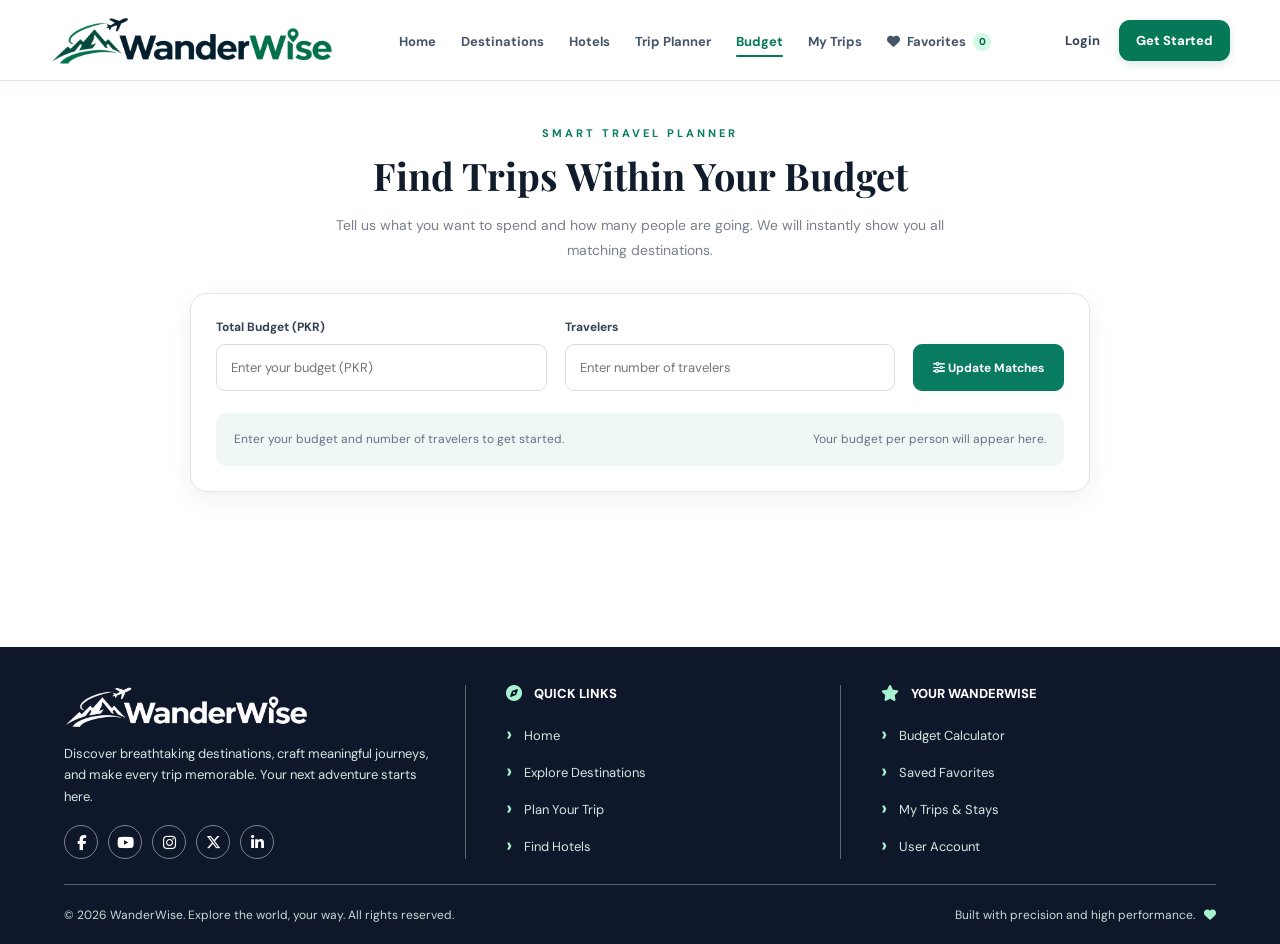
<file: budget-calculator.html>
<!DOCTYPE html>
<html lang="en">
<head>
    <meta charset="UTF-8">
    <meta name="viewport" content="width=device-width, initial-scale=1.0">
    <meta name="theme-color" content="#047857">
    <meta name="description" content="WanderWise - Discover destinations, plan trips, calculate travel budgets and book stays.">

    <title>WanderWise - Explore the World</title>

    <!-- Google Fonts -->
    <link rel="preconnect" href="https://fonts.googleapis.com">
    <link rel="preconnect" href="https://fonts.gstatic.com" crossorigin>
    <link href="https://fonts.googleapis.com/css2?family=DM+Sans:wght@400;500;600;700;800&family=Playfair+Display:wght@600;700;800&display=swap" rel="stylesheet">

    <!-- Font Awesome -->
    <link rel="stylesheet" href="https://cdnjs.cloudflare.com/ajax/libs/font-awesome/6.4.2/css/all.min.css">

    <!-- CSS -->
    <link rel="stylesheet" href="css/styles.css">
    <link rel="stylesheet" href="css/budget.css">
</head>
<body>

<div class="main-box">
    <header id="header">
        <div class="container navbar">
            <!-- <a href="index.html" class="logo">Wander<span>Wise</span>.</a> -->
            <a href="index.html"><img class="logo" src="WanderWise Travel Logo.png" alt="WanderWise Travel Logo"></a>

            <nav class="nav-links"> 
                <a href="index.html" class="nav-item">Home</a>
                <a href="destinations.html" class="nav-item">Destinations</a>
                <a href="hotels.html" class="nav-item">Hotels</a>
                <a href="trip-planner.html" class="nav-item">Trip Planner</a>
                <a href="budget-calculator.html" class="nav-item active">Budget</a>
                <a href="my-trips.html" class="nav-item" aria-current="page">My Trips</a>
                <a href="favorites.html" class="nav-item favorites">
                    <i class="fa-solid fa-heart"></i>Favorites
                    <span class="count">0</span>
                </a>
            </nav>

            <div class="nav-buttons">
                <a href="login.html" class="login-btn">Login</a>
                <a href="signup.html" class="start-btn">Get Started</a>
            </div>

            <div class="mobile-buttons">
                <a href="favorites.html" class="icon-btn" aria-label="Favorites"><i class="fa-solid fa-heart"></i><span class="count">0</span></a>
                <button class="icon-btn" id="menu-btn" aria-label="Toggle navigation" aria-expanded="false"><i class="fa-solid fa-bars"></i></button>
            </div>
        </div>

        <div class="mobile-menu" id="mobile-menu">
            <a href="index.html"><i class="fa-solid fa-house"></i> Home</a>
            <a href="destinations.html"><i class="fa-solid fa-location-dot"></i> Destinations</a>
            <a href="trip-planner.html"><i class="fa-solid fa-route"></i> Trip Planner</a>
            <a href="budget-calculator.html" class="active"><i class="fa-solid fa-wallet"></i> Budget</a>
            <a href="hotels.html"><i class="fa-solid fa-hotel"></i> Hotels</a>
            <a href="my-trips.html"><i class="fa-solid fa-suitcase"></i> My Trips</a>
            <a href="favorites.html"><i class="fa-solid fa-heart"></i> Favorites (0)</a>
            <div class="mobile-menu-auth">
                <a href="login.html"><i class="fa-solid fa-right-to-bracket"></i> Login</a>
                <a href="signup.html"><i class="fa-solid fa-user-plus"></i> Create Account</a>
            </div>
        </div>
    </header>

     
<!-- MAIN CONTENT -->
<main id="app">

    <!-- ================= BUDGET SECTION ================= -->

    <section class="budget-section">
        <div class="container">

            <!-- Heading -->

            <div class="budget-heading">
                <p>SMART TRAVEL PLANNER</p>

                <h1>Find Trips Within Your Budget</h1>

                <span>
                    Tell us what you want to spend and how many people are going. We
                    will instantly show you all matching destinations.
                </span>
            </div>

            <!-- Budget Calculator -->

            <div class="budget-box">
                <div class="budget-inputs">

                    <div class="input-group">
                        <label>Total Budget (PKR)</label>

                        <input
                            type="number"
                            id="totalBudget"
                            placeholder="Enter your budget (PKR)"
                            min="1"
                            step="1000"
                        />
                    </div>

                    <div class="input-group">
                        <label>Travelers</label>

                        <input
                            type="number"
                            id="travelers"
                            placeholder="Enter number of travelers"
                            min="1"
                            step="1"
                        />
                    </div>

                    <button type="button" id="updateMatchesBtn" class="update-btn">
                        <i class="fa-solid fa-sliders"></i> Update Matches
                    </button>

                </div>

                <div class="budget-summary">
                    <p id="totalSummary"></p>
                    <p id="personSummary"></p>
                </div>
            </div>

            <!-- Destination Cards -->

            <div class="destination-container" id="destinationContainer"></div>

        </div>
    </section>

    <!-- ================= DESTINATION CARD TEMPLATE ================= -->

<template id="destinationCardTemplate">

    <article class="destination-card">

        <div class="destination-image">

            <img src="" alt="" loading="lazy">

            <span class="category"></span>

        </div>

        <div class="destination-content">

            <h2></h2>

            <p class="destination-description"></p>

            <div class="price-box">

                <div class="price-row">
                    <span>Per Person:</span>
                    <strong class="person-price"></strong>
                </div>

                <div class="price-row">
                    <span class="traveler-label"></span>
                    <strong class="total-price"></strong>
                </div>

                <div class="price-row">
                    <span>Budget Left:</span>
                    <strong class="budget-left"></strong>
                </div>

            </div>

            <div class="card-buttons">

                <button
                    type="button"
                    class="details-btn"
                    data-action="details"
                >
                    <i class="fa-regular fa-eye"></i>
                    View Details
                </button>

                <button
                    type="button"
                    class="plan-btn"
                    data-action="plan"
                >
                    <i class="fa-solid fa-route"></i>
                    Plan Trip
                </button>

            </div>

        </div>

    </article>

</template>


<!-- ================= NO MATCH TEMPLATE ================= -->

<template id="noMatchTemplate">

    <div class="no-match">
        <h3></h3>
        <p></p>
    </div>

</template>


<!-- ================= DESTINATION DETAILS POPUP TEMPLATE ================= -->

<template id="destinationDetailsTemplate">

    <div class="details-modal">

        <div
            class="details-modal-content"
            role="dialog"
            aria-modal="true"
            aria-labelledby="detailsTitle"
        >

            <button
                type="button"
                class="close-details"
                aria-label="Close destination details"
            >
                <i class="fa-solid fa-xmark"></i>
            </button>

            <div class="details-image">

                <img src="" alt="">

                <div class="details-image-overlay">

                    <div class="details-badges">

                        <span class="hero-badge category"></span>

                        <span class="hero-badge">
                            <i class="fa-solid fa-location-dot"></i>
                            <span class="country"></span>
                        </span>

                        <span class="hero-badge">
                            <i class="fa-solid fa-star"></i>
                            <span class="rating"></span>
                            <span>Guest rating</span>
                        </span>

                    </div>

                    <h2 id="detailsTitle"></h2>

                </div>

            </div>

            <div class="details-info">

                <section class="popup-detail-section">
                    <h3>About The Destination</h3>
                    <p class="description"></p>
                </section>

                <section class="popup-detail-section">
                    <h3>Key Highlights &amp; Experiences</h3>
                    <ul class="popup-highlights-list"></ul>
                </section>

                <section class="popup-season">
                    <i class="fa-regular fa-calendar-days"></i>
                    <div>
                        <strong>Recommended Season</strong>
                        <span class="season"></span>
                    </div>
                </section>

                <section class="popup-cost">

                    <h3>Estimated Trip Cost</h3>

                    <div class="popup-cost-row">
                        <span>Per Person</span>
                        <strong class="person-cost"></strong>
                    </div>

                    <div class="popup-cost-row">
                        <span class="travelers-cost-label"></span>
                        <strong class="total-cost"></strong>
                    </div>

                    <div class="popup-cost-row">
                        <span>Budget Remaining</span>
                        <strong class="remaining-cost"></strong>
                    </div>

                    <p>
                        Estimated prices are for planning purposes and may vary.
                    </p>

                </section>

                <button type="button" class="close-details-btn">
                    Back to Budget Calculator
                </button>

            </div>

        </div>

    </div>

</template>


</main>

    <!-- FOOTER -->
        <footer id="footer">
            <div class="footer">
                <div class="container">
                    <div class="footer-content">
                        <div class="footer-about">
                            <div class="footer-logo">
                                <img src="WanderWise Travel Logo.png" alt="WanderWise Travel Logo">
                            </div>

                            <p>
                                Discover breathtaking destinations, craft meaningful journeys,
                                and make every trip memorable. Your next adventure starts here.
                            </p>

                            <div class="footer-socials">
                                <a href="#" aria-label="Facebook"><i class="fab fa-facebook-f"></i></a>
                                <a href="#" aria-label="YouTube"><i class="fab fa-youtube"></i></a>
                                <a href="#" aria-label="Instagram"><i class="fab fa-instagram"></i></a>
                                <a href="#" aria-label="X"><i class="fab fa-x-twitter"></i></a>
                                <a href="#" aria-label="LinkedIn"><i class="fab fa-linkedin-in"></i></a>
                            </div>
                        </div>

                        <div class="footer-column">
                            <div class="footer-title">
                                <i class="fas fa-compass"></i> QUICK LINKS
                            </div>

                            <div class="footer-list">
                                <a href="index.html">Home</a>
                                <a href="destinations.html">Explore Destinations</a>
                                <a href="trip-planner.html">Plan Your Trip</a>
                                <a href="hotels.html">Find Hotels</a>
                            </div>
                        </div>

                        <div class="footer-column">
                            <div class="footer-title">
                                <i class="fas fa-star"></i> YOUR WANDERWISE
                            </div>

                            <div class="footer-list">
                                <a href="budget-calculator.html">Budget Calculator</a>
                                <a href="favorites.html">Saved Favorites</a>
                                <a href="my-trips.html">My Trips & Stays</a>
                                <a href="login.html">User Account</a>
                            </div>
                        </div>
                    </div>

                    <div class="footer-end">
                        <span>© 2026 WanderWise. Explore the world, your way. All rights reserved.</span>

                        <span class="footer-credit">
                            Built with precision and high performance.
                            <i class="fas fa-heart"></i>
                        </span>
                    </div>
                </div>
            </div>
        </footer>
    </div>

    <!-- JavaScript -->
    <script type="module" src="js/app.js"></script>
    <script type="module" src="js/budget.js"></script>
  </body>
</html>
</file>
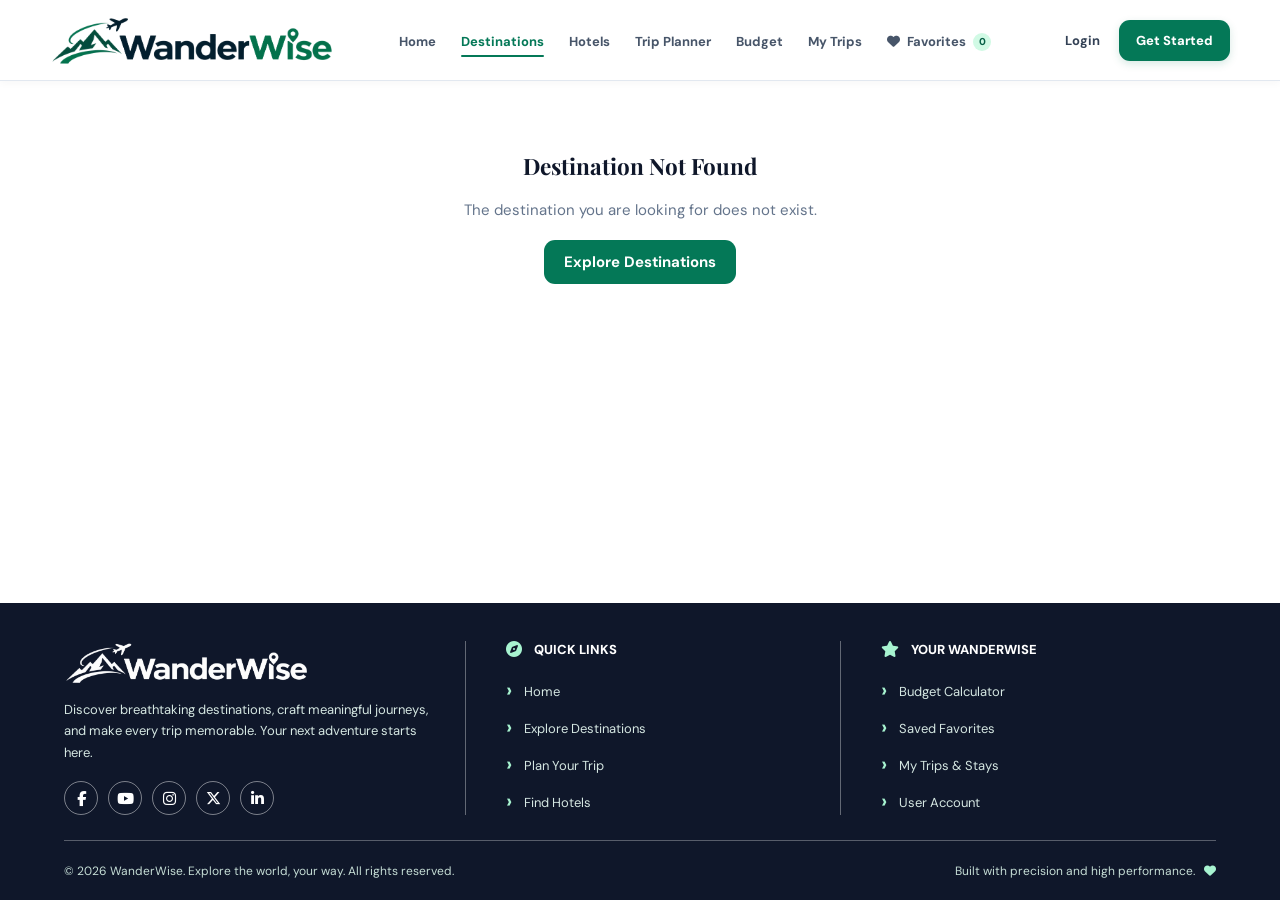
<file: destination-details.html>
<!DOCTYPE html>
<html lang="en">
<head>
    <meta charset="UTF-8">
    <meta name="viewport" content="width=device-width, initial-scale=1.0">
    <meta name="theme-color" content="#047857">
    <meta name="description" content="Explore beautiful destinations with WanderWise. Discover Hunza, Skardu, Istanbul, Bali, Dubai and more.">
    <meta name="keywords" content="travel destinations, Pakistan tourism, Hunza Valley, Skardu, WanderWise">
    <meta name="author" content="WanderWise">
    <title>Explore Destinations | WanderWise</title>

    <link rel="preconnect" href="https://fonts.googleapis.com">
    <link rel="preconnect" href="https://fonts.gstatic.com" crossorigin>
    <link href="https://fonts.googleapis.com/css2?family=DM+Sans:wght@400;500;600;700;800&family=Playfair+Display:wght@600;700;800&display=swap" rel="stylesheet">
    <link rel="stylesheet" href="https://cdnjs.cloudflare.com/ajax/libs/font-awesome/6.4.2/css/all.min.css">
    
    <link rel="stylesheet" href="css/styles.css">
    <link rel="stylesheet" href="css/destination-details.css">
</head>
<body>
<div class="main-box">

    <!-- HEADER -->
    <header id="header">
        <div class="container navbar">
            <!-- <a href="index.html" class="logo" aria-label="WanderWise Home">Wander<span>Wise</span>.</a> -->
            <a href="index.html"><img class="logo" src="WanderWise Travel Logo.png" alt="WanderWise Travel Logo"></a>

            <nav class="nav-links" aria-label="Main navigation">
                <a href="index.html" class="nav-item">Home</a>
                <a href="destinations.html" class="nav-item active" aria-current="page">Destinations</a>
                <a href="hotels.html" class="nav-item">Hotels</a>
                <a href="trip-planner.html" class="nav-item">Trip Planner</a>
                <a href="budget-calculator.html" class="nav-item">Budget</a>
                <a href="my-trips.html" class="nav-item">My Trips</a>
                <a href="favorites.html" class="nav-item favorites">
                    <i class="fa-solid fa-heart" aria-hidden="true"></i>
                    Favorites <span class="count" aria-label="Favorite count">0</span>
                </a>
            </nav>

            <div class="nav-buttons">
                <a href="login.html" class="login-btn">Login</a>
                <a href="signup.html" class="start-btn">Get Started</a>
            </div>

            <div class="mobile-buttons">
                <a href="favorites.html" class="icon-btn" aria-label="Favorites">
                    <i class="fa-solid fa-heart" aria-hidden="true"></i>
                    <span class="count">0</span>
                </a>
                <button type="button" class="icon-btn" id="menu-btn" aria-label="Toggle navigation" aria-expanded="false" aria-controls="mobile-menu">
                    <i class="fa-solid fa-bars" aria-hidden="true"></i>
                </button>
            </div>
        </div>

        <nav class="mobile-menu" id="mobile-menu" aria-label="Mobile navigation">
            <a href="index.html"><i class="fa-solid fa-house"></i> Home</a>
            <a href="destinations.html" class="active"><i class="fa-solid fa-location-dot"></i> Destinations</a>
            <a href="trip-planner.html"><i class="fa-solid fa-route"></i> Trip Planner</a>
            <a href="budget-calculator.html"><i class="fa-solid fa-wallet"></i> Budget</a>
            <a href="hotels.html"><i class="fa-solid fa-hotel"></i> Hotels</a>
            <a href="my-trips.html"><i class="fa-solid fa-suitcase"></i> My Trips</a>
            <a href="favorites.html"><i class="fa-solid fa-heart"></i> Favorites</a>
            <div class="mobile-menu-auth">
                <a href="login.html"><i class="fa-solid fa-right-to-bracket"></i> Login</a>
                <a href="signup.html"><i class="fa-solid fa-user-plus"></i> Create Account</a>
            </div>
        </nav>
    </header>

    <!-- MAIN CONTENT -->
    <main id="app">
        <div class="destination-details-page">
            <div class="details-container">

                <a href="destinations.html" class="back-link">
                    <i class="fa-solid fa-arrow-left"></i>
                    Back to All Destinations
                </a>

                <!-- DESTINATION HERO -->
                <section class="details-hero" id="detailsHero">
                    <div class="hero-overlay"></div>

                    <div class="details-hero-content">
                        <div class="details-badges">
                            <span class="hero-badge" id="heroCategory">Mountains</span>
                            <span class="hero-badge"><i class="fa-solid fa-location-dot"></i><span id="heroCountry">Pakistan</span></span>
                            <span class="hero-badge"><i class="fa-solid fa-star"></i><span id="heroRating">4.9</span><span>Guest rating</span></span>
                        </div>
                        <h1 id="destinationName">Destination Name</h1>
                    </div>
                </section>

                <!-- DESTINATION DETAILS -->
                <div class="details-layout">

                    <!-- LEFT CONTENT -->
                    <div class="details-main-content">

                        <section class="about-destination">
                            <h2>About The Destination</h2>
                            <p id="destinationDescription">Discover beautiful destinations with WanderWise.</p>
                        </section>

                        <!-- HIGHLIGHTS -->
                        <section class="highlights-box">
                            <h3>
                                <i class="fa-solid fa-sparkles"></i>Key Highlights & Experiences
                            </h3>
                            <div class="highlights-list" id="highlightsList">
                                <span>
                                    <i class="fa-solid fa-check"></i>Beautiful sightseeing
                                </span>
                                <span>
                                    <i class="fa-solid fa-check"></i>Local experiences
                                </span>
                                <span>
                                    <i class="fa-solid fa-check"></i>Scenic views
                                </span>
                                <span>
                                    <i class="fa-solid fa-check"></i>Local food
                                </span>
                            </div>
                        </section>

                        <!-- RECOMMENDED SEASON -->
                        <div class="season-notice">
                            <i class="fa-regular fa-clock"></i>

                            <span>
                                <strong>Recommended Season:</strong>
                                <span id="recommendedSeason">April to October</span>
                            </span>
                        </div>

                        <!-- RECOMMENDED HOTELS -->
                        <section class="recommended-hotels">
                            <h2>
                                <i class="fa-solid fa-house"></i>
                                Recommended Hotels in
                                <span id="hotelSectionDestination">Destination</span>
                            </h2>
                            <div class="recommended-hotels-grid" id="recommendedHotels">
                                <p class="hotel-loading">
                                    Loading recommended hotels...
                                </p>
                            </div>
                            <p class="no-hotels-message" id="noHotelsMessage" hidden>
                                No recommended hotels are available for this destination yet.
                            </p>
                        </section>

                    </div>

                    <!-- RIGHT SIDEBAR -->
                    <aside class="trip-cost-card">
                        <span class="cost-label">Estimated Trip Cost</span>
                        <h2 id="destinationPrice">PKR 25,000</h2>
                        <p class="cost-per-person">/ person (avg.)</p>
                        <p class="cost-description">
                            Includes recommended accommodation, local transit,
                            food, and admission to primary sights.
                        </p>
                        <a href="trip-planner.html" class="plan-trip-btn" id="planTripButton">
                            <i class="fa-solid fa-suitcase"></i>
                            Plan This Trip
                        </a>
                        <button type="button" class="save-favorite-btn" id="favoriteButton">
                            <i class="fa-regular fa-heart"></i>
                            <span>Save to Favorites</span>
                        </button>
                        <a href="budget-calculator.html" class="estimate-budget-btn" id="budgetButton">
                            Estimate Custom Budget
                        </a>

                        <!-- EXTRA INFORMATION -->
                        <div class="destination-extra-info">
                            <div>
                                <span>Category:</span>
                                <strong id="infoCategory">Mountains</strong>
                            </div>
                            <div>
                                <span>Country:</span>
                                <strong id="infoCountry">Pakistan</strong>
                            </div>
                            <div>
                                <span>Best Season:</span>
                                <strong id="infoSeason">April to October</strong>
                            </div>
                        </div>
                    </aside>

                </div>
            </div>
        </div>
    </main>

    <!-- HOTEL CARD TEMPLATE -->
    <template id="recommendedHotelTemplate">
        <article class="recommended-hotel-card">
            <a href="#" class="hotel-image-link">
                <img src="" alt="" class="recommended-hotel-image" loading="lazy">
            </a>

            <div class="recommended-hotel-content">
                <h3 class="recommended-hotel-name"></h3>
                <p class="recommended-hotel-location">
                    <i class="fa-solid fa-location-dot"></i>
                    <span></span>
                </p>
                <div class="recommended-hotel-bottom">
                    <strong class="recommended-hotel-price"></strong>
                    <a href="#" class="book-hotel-btn">Book Stay</a>
                </div>
            </div>
        </article>
    </template>

    <!-- FOOTER -->
    <footer id="footer">
        <div class="footer">
            <div class="container">
                <div class="footer-content">
                    <div class="footer-about">
                        <div class="footer-logo">
                            <img src="WanderWise Travel Logo.png" alt="WanderWise Travel Logo">
                        </div>

                        <p>
                            Discover breathtaking destinations, craft meaningful journeys,
                            and make every trip memorable. Your next adventure starts here.
                        </p>

                        <div class="footer-socials">
                            <a href="#" aria-label="Facebook"><i class="fab fa-facebook-f"></i></a>
                            <a href="#" aria-label="YouTube"><i class="fab fa-youtube"></i></a>
                            <a href="#" aria-label="Instagram"><i class="fab fa-instagram"></i></a>
                            <a href="#" aria-label="X"><i class="fab fa-x-twitter"></i></a>
                            <a href="#" aria-label="LinkedIn"><i class="fab fa-linkedin-in"></i></a>
                        </div>
                    </div>

                    <div class="footer-column">
                        <div class="footer-title">
                            <i class="fas fa-compass"></i> QUICK LINKS
                        </div>

                        <div class="footer-list">
                            <a href="index.html">Home</a>
                            <a href="destinations.html">Explore Destinations</a>
                            <a href="trip-planner.html">Plan Your Trip</a>
                            <a href="hotels.html">Find Hotels</a>
                        </div>
                    </div>

                    <div class="footer-column">
                        <div class="footer-title">
                            <i class="fas fa-star"></i> YOUR WANDERWISE
                        </div>

                        <div class="footer-list">
                            <a href="budget-calculator.html">Budget Calculator</a>
                            <a href="favorites.html">Saved Favorites</a>
                            <a href="my-trips.html">My Trips & Stays</a>
                            <a href="login.html">User Account</a>
                        </div>
                    </div>
                </div>

                <div class="footer-end">
                    <span>© 2026 WanderWise. Explore the world, your way. All rights reserved.</span>

                    <span class="footer-credit">
                        Built with precision and high performance.
                        <i class="fas fa-heart"></i>
                    </span>
                </div>
            </div>
        </div>
    </footer>
</div>

<script type="module" src="js/app.js"></script>
<script type="module" src="js/destination-details.js"></script>

</body>
</html>
</file>
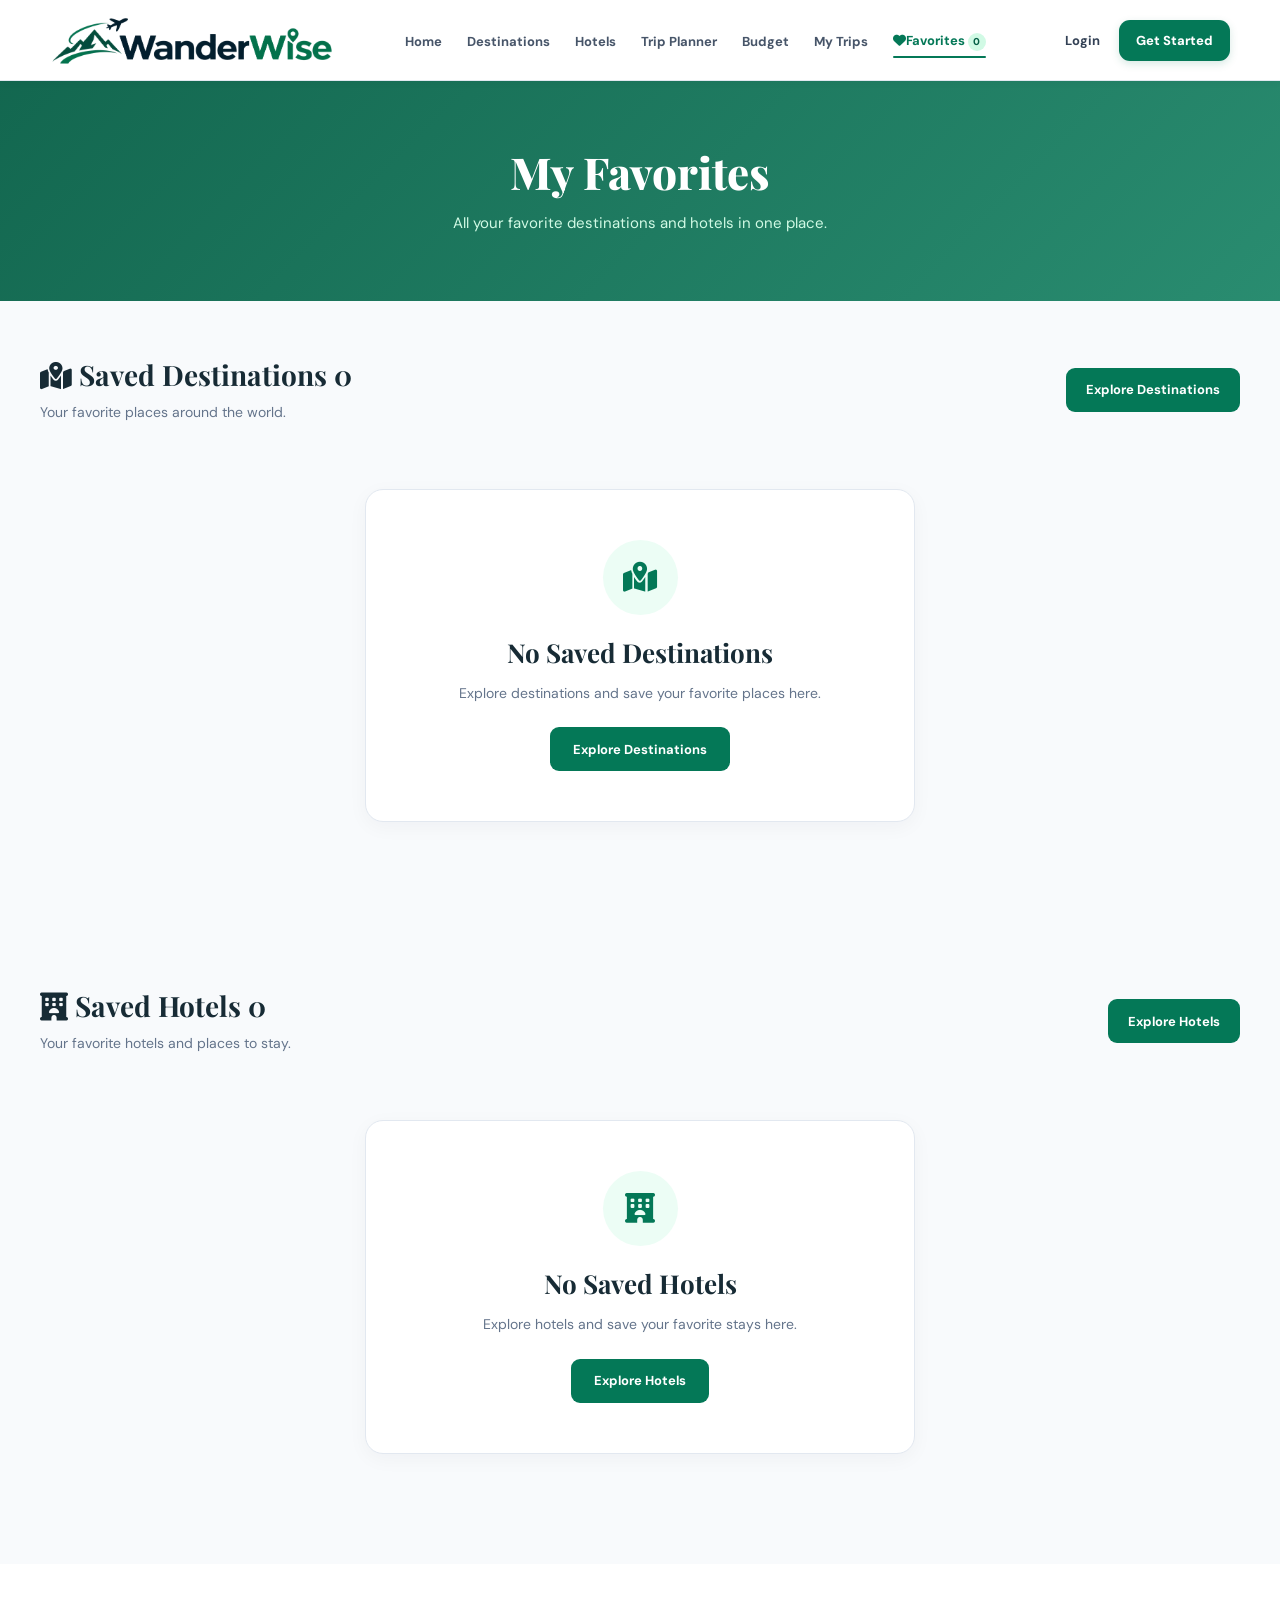
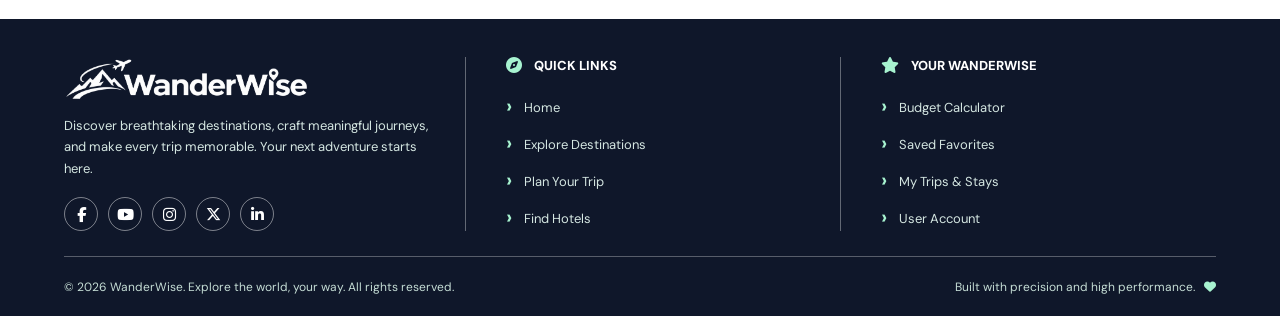
<file: favorites.html>
<!DOCTYPE html>
<html lang="en">
<head>
    <meta charset="UTF-8">
    <meta name="viewport" content="width=device-width, initial-scale=1.0">
    <meta name="theme-color" content="#047857">
    <meta name="description" content="WanderWise - Discover destinations, plan trips, calculate travel budgets and book stays.">

    <title>WanderWise - Explore the World</title>

    <!-- Google Fonts -->
    <link rel="preconnect" href="https://fonts.googleapis.com">
    <link rel="preconnect" href="https://fonts.gstatic.com" crossorigin>
    <link href="https://fonts.googleapis.com/css2?family=DM+Sans:wght@400;500;600;700;800&family=Playfair+Display:wght@600;700;800&display=swap" rel="stylesheet">

    <!-- Font Awesome -->
    <link rel="stylesheet" href="https://cdnjs.cloudflare.com/ajax/libs/font-awesome/6.4.2/css/all.min.css">

    <!-- CSS -->
    <link rel="stylesheet" href="css/styles.css">
    <link rel="stylesheet" href="css/favorites.css">
    <link rel="stylesheet" href="css/destinations.css">
</head>
<body>

<div class="main-box">

    <!-- HEADER -->
    <header id="header">
        <div class="container navbar">
            <!-- <a href="index.html" class="logo" aria-label="WanderWise Home">Wander<span>Wise</span>.</a> -->
            <a href="index.html"><img class="logo" src="WanderWise Travel Logo.png" alt="WanderWise Travel Logo"></a>

            <nav class="nav-links"> 
                <a href="index.html" class="nav-item">Home</a>
                <a href="destinations.html" class="nav-item">Destinations</a>
                <a href="hotels.html" class="nav-item">Hotels</a>
                <a href="trip-planner.html" class="nav-item">Trip Planner</a>
                <a href="budget-calculator.html" class="nav-item">Budget</a>
                <a href="my-trips.html" class="nav-item">My Trips</a>
                <a href="favorites.html" class="nav-item active" aria-current="page">
                    <i class="fa-solid fa-heart"></i>Favorites
                    <span class="count">0</span>
                </a>
            </nav>

            <div class="nav-buttons">
                <a href="login.html" class="login-btn">Login</a>
                <a href="signup.html" class="start-btn">Get Started</a>
            </div>

            <div class="mobile-buttons">
                <a href="favorites.html" class="icon-btn" aria-label="Favorites"><i class="fa-solid fa-heart"></i><span class="count">0</span></a>
                <button class="icon-btn" id="menu-btn" aria-label="Toggle navigation" aria-expanded="false"><i class="fa-solid fa-bars"></i></button>
            </div>
        </div>

        <div class="mobile-menu" id="mobile-menu">
            <a href="index.html"><i class="fa-solid fa-house"></i> Home</a>
            <a href="destinations.html"><i class="fa-solid fa-location-dot"></i> Destinations</a>
            <a href="trip-planner.html"><i class="fa-solid fa-route"></i> Trip Planner</a>
            <a href="budget-calculator.html"><i class="fa-solid fa-wallet"></i> Budget</a>
            <a href="hotels.html"><i class="fa-solid fa-hotel"></i> Hotels</a>
            <a href="my-trips.html"><i class="fa-solid fa-suitcase"></i> My Trips</a>
            <a href="favorites.html" class="active"><i class="fa-solid fa-heart"></i> Favorites (0)</a>
            <div class="mobile-menu-auth">
                <a href="login.html"><i class="fa-solid fa-right-to-bracket"></i> Login</a>
                <a href="signup.html"><i class="fa-solid fa-user-plus"></i> Create Account</a>
            </div>
        </div>
    </header>

    <!-- MAIN CONTENT -->
    <main id="app">
        <section class="planner-banner">
            <div class="container">
                <h1>My Favorites</h1>
                <p>All your favorite destinations and hotels in one place.</p>
            </div>
        </section>

        <section class="section favorites-section">
            <div class="container">
                <div class="dashboard-heading">
                    <div>
                        <h2>
                            <i class="fa-solid fa-map-location-dot"></i>
                            Saved Destinations
                            <span class="section-count" id="destinationCount">0</span>
                        </h2>
                        <p>Your favorite places around the world.</p>
                    </div>
                    <a href="destinations.html" class="btn btn-primary">Explore Destinations</a>
                </div>
                <div class="destination-grid" id="destinationGrid"></div>
                <div class="empty-state" id="emptyDestinations" hidden>
                    <div class="empty-icon">
                        <i class="fa-solid fa-map-location-dot"></i>
                    </div>
                    <h2>No Saved Destinations</h2>
                    <p>Explore destinations and save your favorite places here.</p>
                    <a href="destinations.html" class="btn btn-primary">Explore Destinations</a>
                </div>
            </div>
        </section>

        <section class="section favorites-section">
            <div class="container">
                <div class="dashboard-heading">
                    <div>
                        <h2>
                            <i class="fa-solid fa-hotel"></i>
                            Saved Hotels
                            <span class="section-count" id="hotelCount">0</span>
                        </h2>
                        <p>Your favorite hotels and places to stay.</p>
                    </div>
                    <a href="hotels.html" class="btn btn-primary">Explore Hotels</a>
                </div>
                <div class="destination-grid" id="hotelGrid"></div>
                <div class="empty-state" id="emptyHotels" hidden>
                    <div class="empty-icon">
                        <i class="fa-solid fa-hotel"></i>
                    </div>
                    <h2>No Saved Hotels</h2>
                    <p>Explore hotels and save your favorite stays here.</p>
                    <a href="hotels.html" class="btn btn-primary">Explore Hotels</a>
                </div>
            </div>
        </section>

        <template id="favoriteTemplate">
            <article class="destination-card">
                <div class="destination-image-wrap">
                    <img src="" alt="" class="destination-image" loading="lazy">
                    <button type="button" class="favorite-btn active" aria-label="Remove from favorites" aria-pressed="true">
                        <i class="fa-solid fa-heart"></i>
                    </button>
                </div>
                <div class="destination-card-content">
                    <div class="destination-meta">
                        <span class="destination-country">
                            <i class="fa-solid fa-location-dot"></i>
                            <span class="country-name"></span>
                        </span>
                        <span class="destination-category"></span>
                        <span class="destination-rating">
                            <i class="fa-solid fa-star"></i>
                            <span class="rating-value"></span>
                        </span>
                    </div>
                    <h2 class="destination-name"></h2>
                    <p class="destination-description"></p>
                    <div class="destination-card-bottom">
                        <div class="destination-budget">
                            <span class="price-label">Estimated Budget</span>
                            <strong class="destination-price"></strong>
                        </div>
                        <a href="#" class="destination-link">
                            View Details
                            <i class="fa-solid fa-arrow-right"></i>
                        </a>
                    </div>
                </div>
            </article>
        </template>
    </main>

        <!-- FOOTER -->
    <footer id="footer">
        <div class="footer">
            <div class="container">
                <div class="footer-content">
                    <div class="footer-about">
                        <div class="footer-logo">
                            <img src="WanderWise Travel Logo.png" alt="WanderWise Travel Logo">
                        </div>

                        <p>
                            Discover breathtaking destinations, craft meaningful journeys,
                            and make every trip memorable. Your next adventure starts here.
                        </p>

                        <div class="footer-socials">
                            <a href="#" aria-label="Facebook"><i class="fab fa-facebook-f"></i></a>
                            <a href="#" aria-label="YouTube"><i class="fab fa-youtube"></i></a>
                            <a href="#" aria-label="Instagram"><i class="fab fa-instagram"></i></a>
                            <a href="#" aria-label="X"><i class="fab fa-x-twitter"></i></a>
                            <a href="#" aria-label="LinkedIn"><i class="fab fa-linkedin-in"></i></a>
                        </div>
                    </div>

                    <div class="footer-column">
                        <div class="footer-title">
                            <i class="fas fa-compass"></i> QUICK LINKS
                        </div>

                        <div class="footer-list">
                            <a href="index.html">Home</a>
                            <a href="destinations.html">Explore Destinations</a>
                            <a href="trip-planner.html">Plan Your Trip</a>
                            <a href="hotels.html">Find Hotels</a>
                        </div>
                    </div>

                    <div class="footer-column">
                        <div class="footer-title">
                            <i class="fas fa-star"></i> YOUR WANDERWISE
                        </div>

                        <div class="footer-list">
                            <a href="budget-calculator.html">Budget Calculator</a>
                            <a href="favorites.html">Saved Favorites</a>
                            <a href="my-trips.html">My Trips & Stays</a>
                            <a href="login.html">User Account</a>
                        </div>
                    </div>
                </div>

                <div class="footer-end">
                    <span>© 2026 WanderWise. Explore the world, your way. All rights reserved.</span>

                    <span class="footer-credit">
                        Built with precision and high performance.
                        <i class="fas fa-heart"></i>
                    </span>
                </div>
            </div>
        </div>
    </footer>
</div>

<!-- JavaScript -->
<script type="module" src="js/app.js"></script>
<script type="module" src="js/favorites.js"></script>

</body>
</html>
</file>
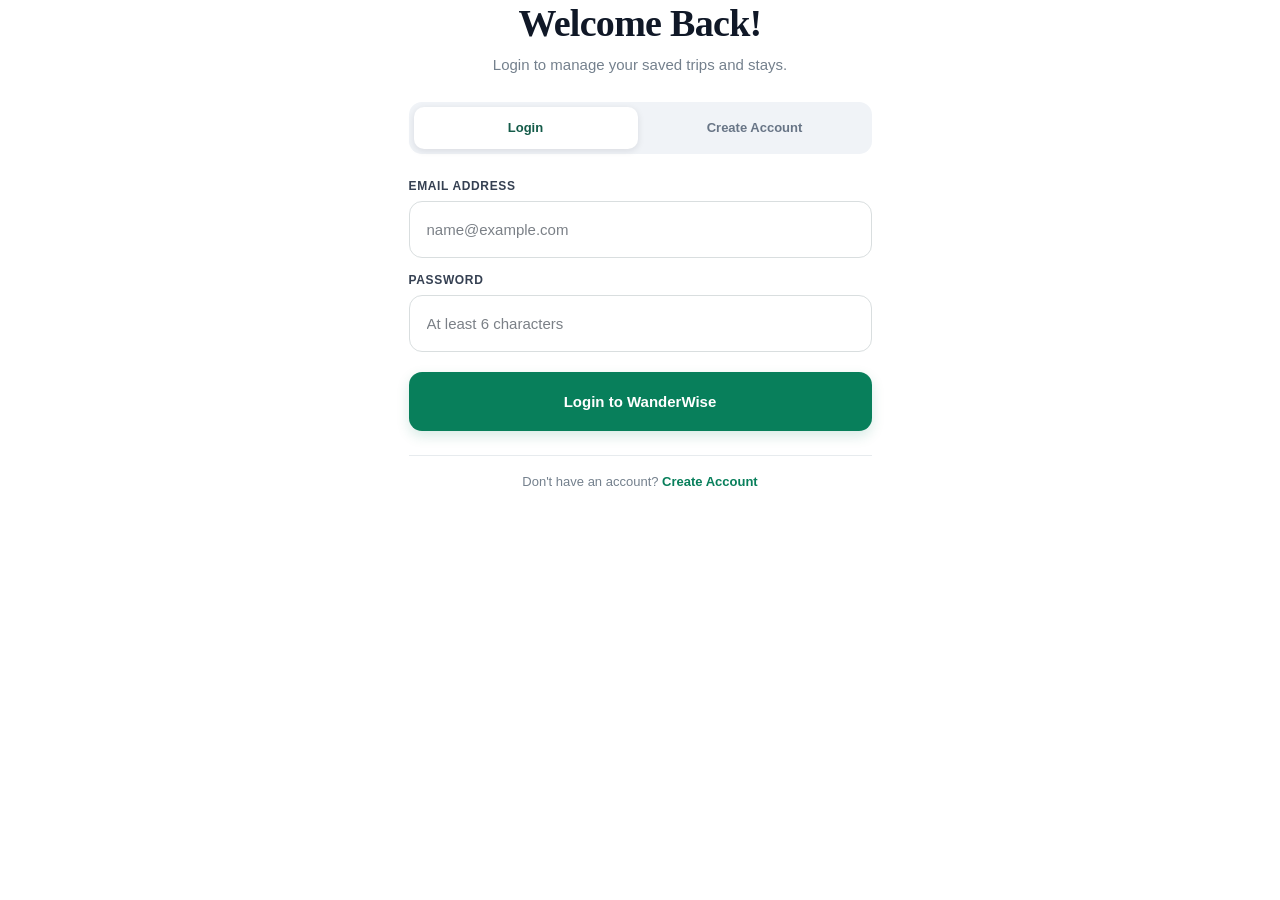
<file: login.html>
<!DOCTYPE html>
<html lang="en">
<head>
    <meta charset="UTF-8">
    <meta name="viewport" content="width=device-width, initial-scale=1.0">
    <title>Document</title>
    <link rel="stylesheet" href="css/styles.css">
    <link rel="stylesheet" href="css/login.css">
</head>
<body>



        <section class="login-card">

            <!-- HEADING -->
            <div class="login-heading">
                <h1>Welcome Back!</h1>

                <p>
                    Login to manage your saved trips and stays.
                </p>
            </div>

            <!-- LOGIN / SIGNUP TABS -->
            <div class="account-tabs">

                <a href="login.html" class="tab-link active">
                    Login
                </a>

                <a href="signup.html" class="tab-link">
                    Create Account
                </a>

            </div>

            <!-- LOGIN FORM -->
            <form id="loginForm" novalidate>

                <div class="form-group">

                    <label for="loginEmail">
                        EMAIL ADDRESS
                    </label>

                    <input
                        type="email"
                        id="loginEmail"
                        placeholder="name@example.com"
                        autocomplete="email"
                        required
                    >

                    <small id="emailError" class="error-message"></small>

                </div>

                <div class="form-group">

                    <label for="loginPassword">
                        PASSWORD
                    </label>

                    <input
                        type="password"
                        id="loginPassword"
                        placeholder="At least 6 characters"
                        autocomplete="current-password"
                        required
                    >

                    <small id="passwordError" class="error-message"></small>

                </div>

                <!-- LOGIN BUTTON -->
                <button type="submit" class="login-submit">
                    Login to WanderWise
                </button>

                <p id="loginMessage" class="form-message"></p>

            </form>

            <!-- CREATE ACCOUNT LINK -->
            <div class="signup-footer">
                Don't have an account?
                <a href="signup.html">Create Account</a>
            </div>

        </section>

    </main>
    <script type="module" src="js/app.js"></script>
<script type="module" src="js/login.js"></script>

</body>
</html>
</file>
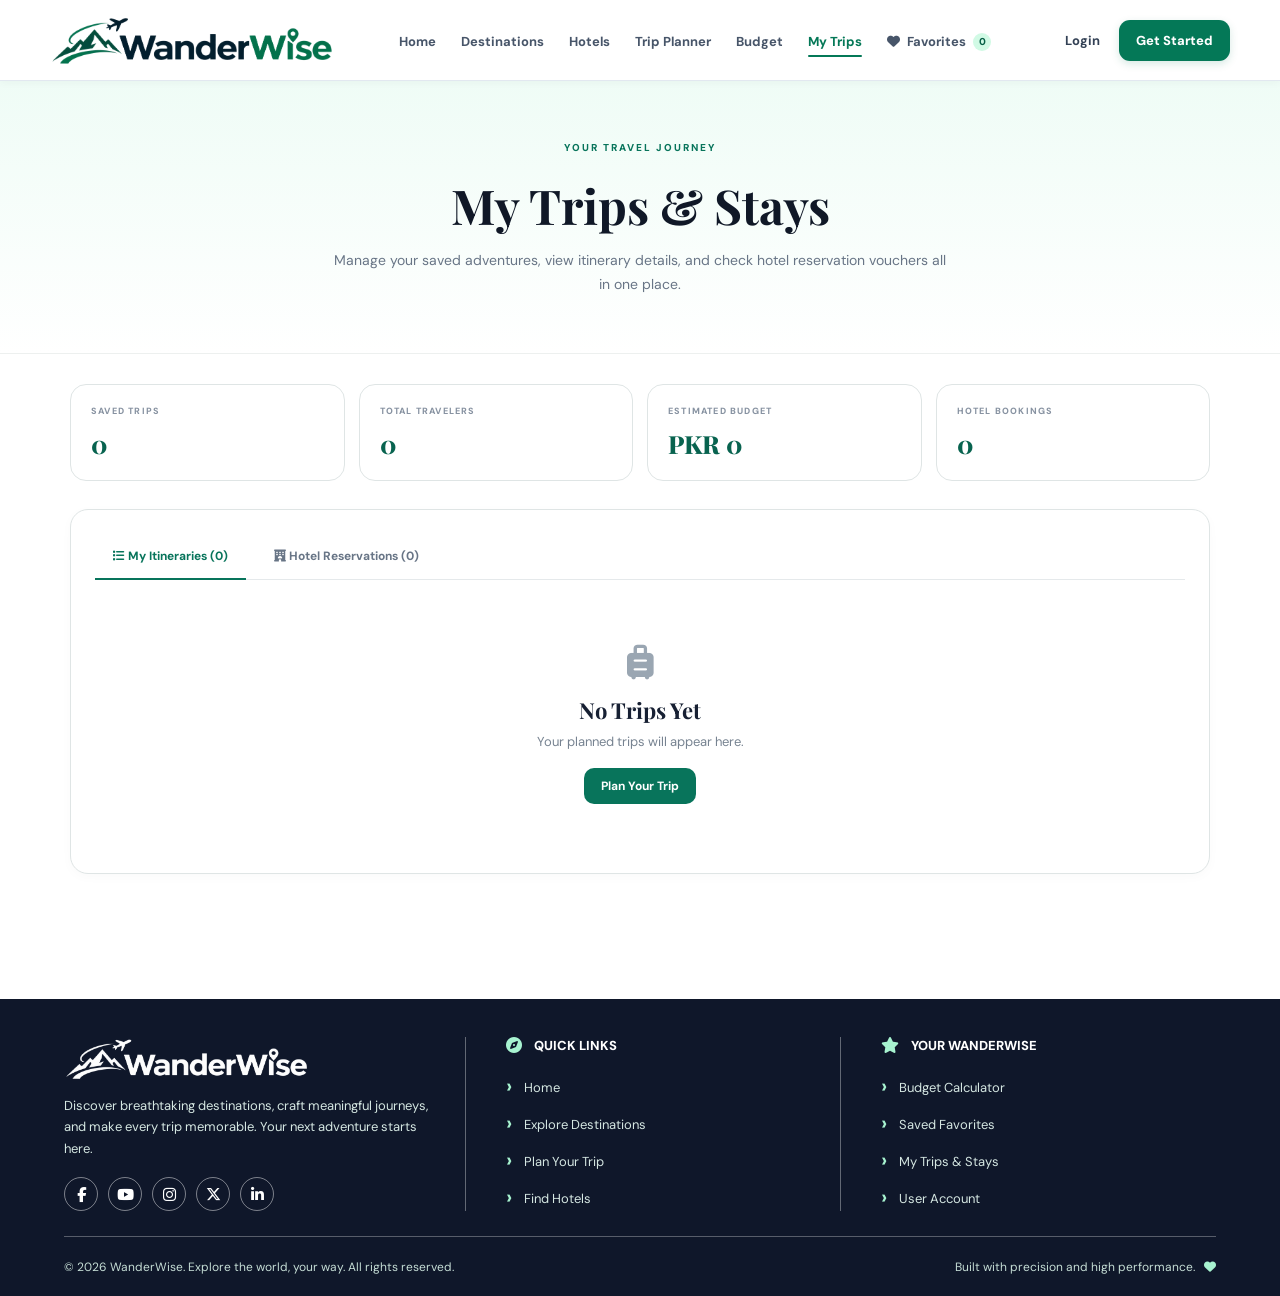
<file: my-trips.html>
<!DOCTYPE html>
<html lang="en">
<head>
    <meta charset="UTF-8">
    <meta name="viewport" content="width=device-width, initial-scale=1.0">
    <meta name="theme-color" content="#047857">
    <meta name="description" content="WanderWise - Discover destinations, plan trips, calculate travel budgets and book stays.">

    <title>WanderWise - Explore the World</title>

    <!-- Google Fonts -->
    <link rel="preconnect" href="https://fonts.googleapis.com">
    <link rel="preconnect" href="https://fonts.gstatic.com" crossorigin>
    <link href="https://fonts.googleapis.com/css2?family=DM+Sans:wght@400;500;600;700;800&family=Playfair+Display:wght@600;700;800&display=swap" rel="stylesheet">

    <!-- Font Awesome -->
    <link rel="stylesheet" href="https://cdnjs.cloudflare.com/ajax/libs/font-awesome/6.4.2/css/all.min.css">

    <!-- CSS -->
    <link rel="stylesheet" href="css/styles.css">
    <link rel="stylesheet" href="css/my-trip.css">
</head>
<body>

<div class="main-box">
    <header id="header">
        <div class="container navbar">
            <!-- <a href="index.html" class="logo">Wander<span>Wise</span>.</a> -->
            <a href="index.html"><img class="logo" src="WanderWise Travel Logo.png" alt="WanderWise Travel Logo"></a>

            <nav class="nav-links"> 
                <a href="index.html" class="nav-item">Home</a>
                <a href="destinations.html" class="nav-item">Destinations</a>
                <a href="hotels.html" class="nav-item">Hotels</a>
                <a href="trip-planner.html" class="nav-item">Trip Planner</a>
                <a href="budget-calculator.html" class="nav-item">Budget</a>
                <a href="my-trips.html" class="nav-item active" aria-current="page">My Trips</a>
                <a href="favorites.html" class="nav-item favorites">
                    <i class="fa-solid fa-heart"></i>Favorites
                    <span class="count">0</span>
                </a>
            </nav>

            <div class="nav-buttons">
                <a href="login.html" class="login-btn">Login</a>
                <a href="signup.html" class="start-btn">Get Started</a>
            </div>

            <div class="mobile-buttons">
                <a href="favorites.html" class="icon-btn" aria-label="Favorites"><i class="fa-solid fa-heart"></i><span class="count">0</span></a>
                <button class="icon-btn" id="menu-btn" aria-label="Toggle navigation" aria-expanded="false"><i class="fa-solid fa-bars"></i></button>
            </div>
        </div>

        <div class="mobile-menu" id="mobile-menu">
            <a href="index.html"><i class="fa-solid fa-house"></i> Home</a>
            <a href="destinations.html"><i class="fa-solid fa-location-dot"></i> Destinations</a>
            <a href="trip-planner.html"><i class="fa-solid fa-route"></i> Trip Planner</a>
            <a href="budget-calculator.html"><i class="fa-solid fa-wallet"></i> Budget</a>
            <a href="hotels.html"><i class="fa-solid fa-hotel"></i> Hotels</a>
            <a href="my-trips.html" class="active"><i class="fa-solid fa-suitcase"></i> My Trips</a>
            <a href="favorites.html"><i class="fa-solid fa-heart"></i> Favorites (0)</a>
            <div class="mobile-menu-auth">
                <a href="login.html"><i class="fa-solid fa-right-to-bracket"></i> Login</a>
                <a href="signup.html"><i class="fa-solid fa-user-plus"></i> Create Account</a>
            </div>
        </div>
    </header>

    <!-- MAIN CONTENT -->
    <main id="app">
        
     

    <!-- HERO SECTION -->
    <section class="mytrips-hero">

        <span class="hero-small-text">YOUR TRAVEL JOURNEY</span>

        <h1>My Trips &amp; Stays</h1>

        <p>
            Manage your saved adventures, view itinerary details,
            and check hotel reservation vouchers all in one place.
        </p>

    </section>


    <!-- MY TRIPS CONTENT -->
    <section class="mytrips-container">

        <!-- STATISTICS -->
        <div class="mytrips-stats">

            <div class="stat-box">
                <span>SAVED TRIPS</span>
                <h2 id="totalTrips">0</h2>
            </div>

            <div class="stat-box">
                <span>TOTAL TRAVELERS</span>
                <h2 id="totalTravelers">0</h2>
            </div>

            <div class="stat-box">
                <span>ESTIMATED BUDGET</span>
                <h2 id="totalBudget">PKR 0</h2>
            </div>

            <div class="stat-box">
                <span>HOTEL BOOKINGS</span>
                <h2 id="totalHotels">0</h2>
            </div>

        </div>


        <!-- TRIPS PANEL -->
        <div class="trips-panel">

            <!-- TABS -->
            <div class="trips-tabs">

                <button class="tab-btn active" id="itineraryTab">
                    <i class="fa-solid fa-list"></i>
                    My Itineraries (<span id="tripCount">0</span>)
                </button>

                <button class="tab-btn" id="hotelTab">
                    <i class="fa-solid fa-hotel"></i>
                    Hotel Reservations (<span id="hotelCount">0</span>)
                </button>

            </div>


            <!-- TRIPS WILL SHOW HERE -->
            <div id="tripsContent"></div>

        </div>

    </section>

    
    </main>

    <!-- FOOTER -->
    <footer id="footer">
        <div class="footer">
            <div class="container">
                <div class="footer-content">
                    <div class="footer-about">
                        <div class="footer-logo">
                            <img src="WanderWise Travel Logo.png" alt="WanderWise Travel Logo">
                        </div>

                        <p>
                            Discover breathtaking destinations, craft meaningful journeys,
                            and make every trip memorable. Your next adventure starts here.
                        </p>

                        <div class="footer-socials">
                            <a href="#" aria-label="Facebook"><i class="fab fa-facebook-f"></i></a>
                            <a href="#" aria-label="YouTube"><i class="fab fa-youtube"></i></a>
                            <a href="#" aria-label="Instagram"><i class="fab fa-instagram"></i></a>
                            <a href="#" aria-label="X"><i class="fab fa-x-twitter"></i></a>
                            <a href="#" aria-label="LinkedIn"><i class="fab fa-linkedin-in"></i></a>
                        </div>
                    </div>

                    <div class="footer-column">
                        <div class="footer-title">
                            <i class="fas fa-compass"></i> QUICK LINKS
                        </div>

                        <div class="footer-list">
                            <a href="index.html">Home</a>
                            <a href="destinations.html">Explore Destinations</a>
                            <a href="trip-planner.html">Plan Your Trip</a>
                            <a href="hotels.html">Find Hotels</a>
                        </div>
                    </div>

                    <div class="footer-column">
                        <div class="footer-title">
                            <i class="fas fa-star"></i> YOUR WANDERWISE
                        </div>

                        <div class="footer-list">
                            <a href="budget-calculator.html">Budget Calculator</a>
                            <a href="favorites.html">Saved Favorites</a>
                            <a href="my-trips.html">My Trips & Stays</a>
                            <a href="login.html">User Account</a>
                        </div>
                    </div>
                </div>

                <div class="footer-end">
                    <span>© 2026 WanderWise. Explore the world, your way. All rights reserved.</span>

                    <span class="footer-credit">
                        Built with precision and high performance.
                        <i class="fas fa-heart"></i>
                    </span>
                </div>
            </div>
        </div>
    </footer>
</div>

<!-- JavaScript -->
<script type="module" src="js/app.js"></script>
<script type="module" src="js/my-trip.js"></script>

</body>
</html>
</file>
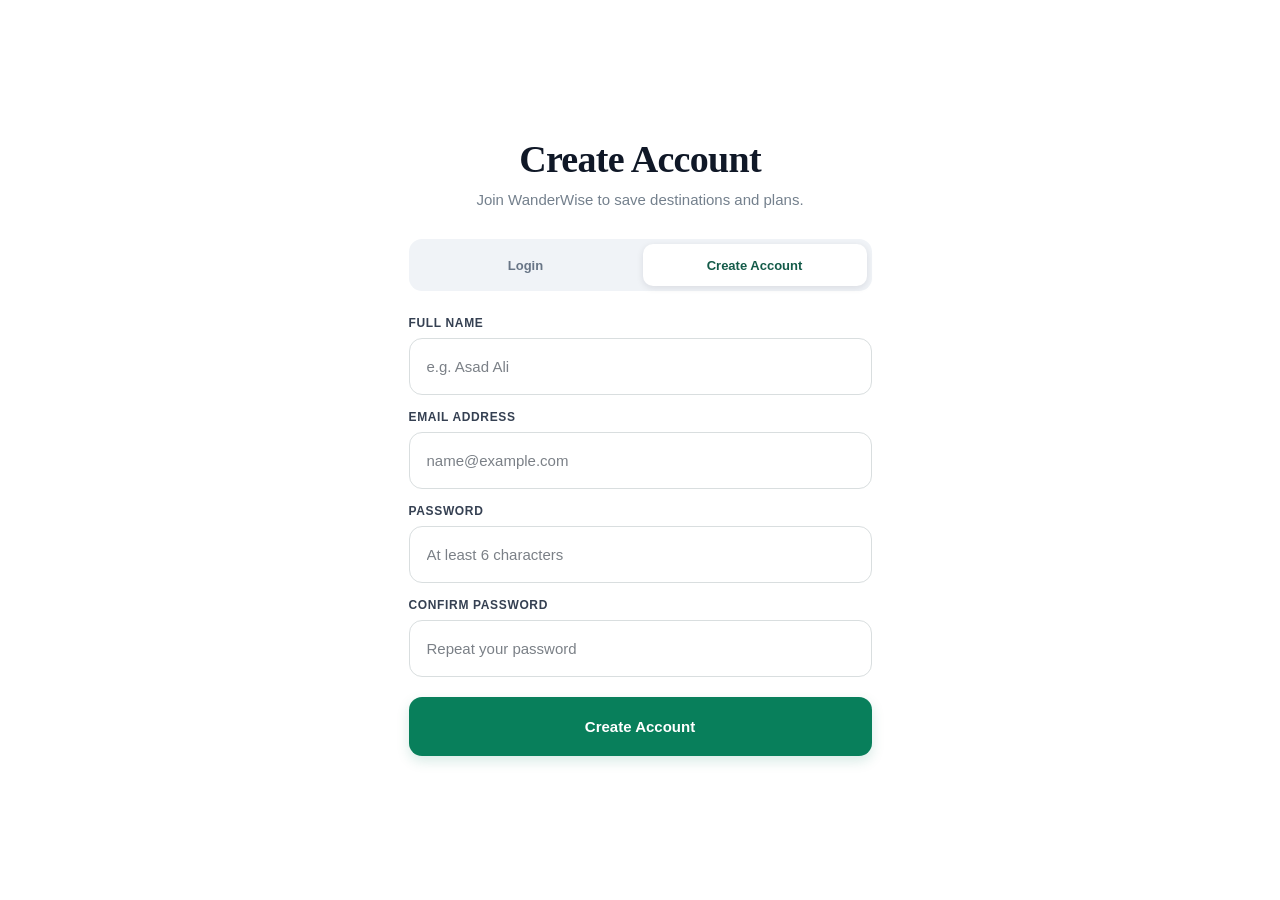
<file: signup.html>
<!DOCTYPE html>
<html lang="en">
<head>
    <meta charset="UTF-8">
    <meta name="viewport" content="width=device-width, initial-scale=1.0">
    <title>Document</title>
     <!-- CSS -->
    <link rel="stylesheet" href="css/styles.css">
    <link rel="stylesheet" href="css/signup.css">

</head>
<body>
    
     <main class="signup-page">

        <section class="signup-card">

            <!-- HEADING -->
            <div class="signup-heading">
                <h1>Create Account</h1>
                <p>Join WanderWise to save destinations and plans.</p>
            </div>

            <!-- ACCOUNT TABS -->
            <div class="account-tabs">

                <a href="login.html" class="tab-link">
                    Login
                </a>

                <a href="signup.html" class="tab-link active">
                    Create Account
                </a>

            </div>

            <!-- SIGNUP FORM -->
            <form id="signupForm" novalidate>

                <div class="form-group">
                    <label for="fullName">FULL NAME</label>

                    <input
                        type="text"
                        id="fullName"
                        placeholder="e.g. Asad Ali"
                        autocomplete="name"
                        required
                    >
                </div>

                <div class="form-group">
                    <label for="email">EMAIL ADDRESS</label>

                    <input
                        type="email"
                        id="email"
                        placeholder="name@example.com"
                        autocomplete="email"
                        required
                    >
                </div>

                <div class="form-group">
                    <label for="password">PASSWORD</label>

                    <input
                        type="password"
                        id="password"
                        placeholder="At least 6 characters"
                        autocomplete="new-password"
                        required
                    >
                </div>

                <div class="form-group">
                    <label for="confirmPassword">CONFIRM PASSWORD</label>

                    <input
                        type="password"
                        id="confirmPassword"
                        placeholder="Repeat your password"
                        autocomplete="new-password"
                        required
                    >
                </div>

                <!-- BUTTON -->
                <button type="submit" class="create-button">
                    Create Account
                </button>

                <!-- MESSAGE -->
                <p id="formMessage" class="form-message"></p>

            </form>

        </section>

    </main>

<!-- JavaScript -->
<script type="module" src="js/app.js"></script>
<script type="module" src="js/signup.js"></script>
    
</body>
</html>
</file>
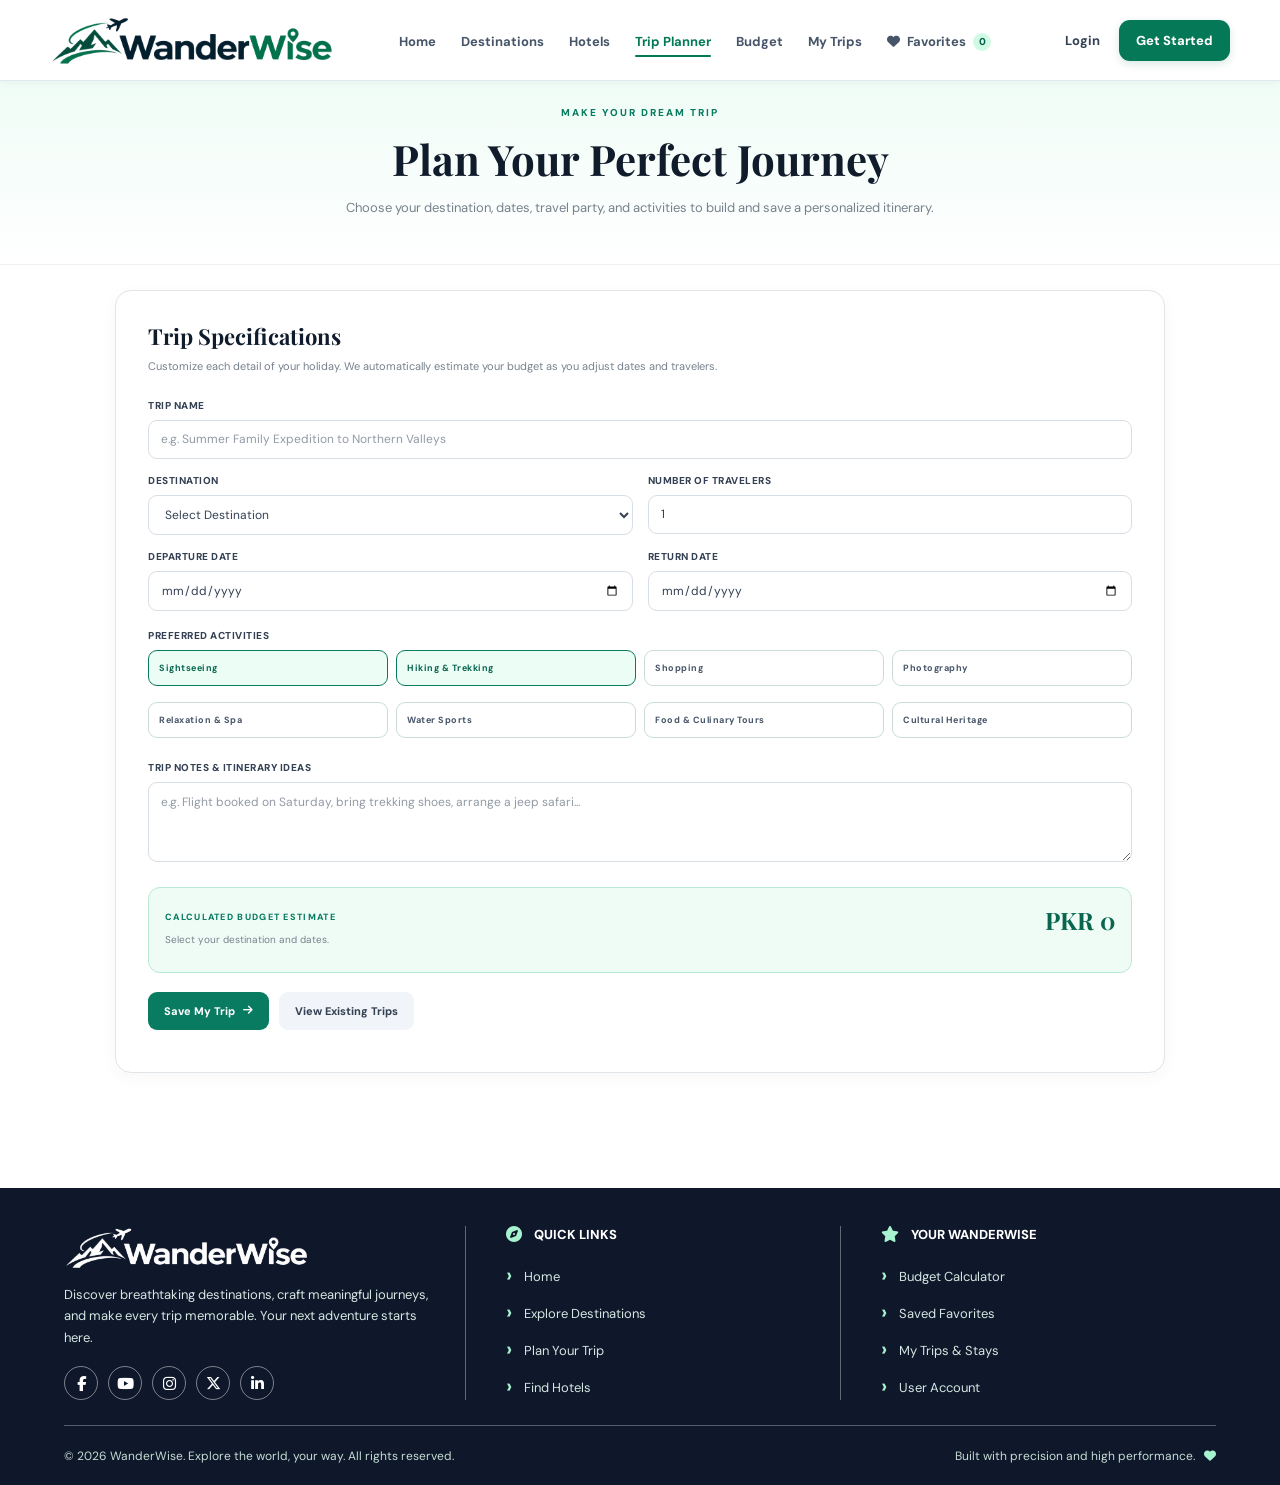
<file: trip-planner.html>
<!DOCTYPE html>
<html lang="en">
<head>
    <meta charset="UTF-8">
    <meta name="viewport" content="width=device-width, initial-scale=1.0">
    <meta name="theme-color" content="#047857">
    <meta name="description" content="WanderWise - Discover destinations, plan trips, calculate travel budgets and book stays.">

    <title>WanderWise - Explore the World</title>

    <!-- Google Fonts -->
    <link rel="preconnect" href="https://fonts.googleapis.com">
    <link rel="preconnect" href="https://fonts.gstatic.com" crossorigin>
    <link href="https://fonts.googleapis.com/css2?family=DM+Sans:wght@400;500;600;700;800&family=Playfair+Display:wght@600;700;800&display=swap" rel="stylesheet">

    <!-- Font Awesome -->
    <link rel="stylesheet" href="https://cdnjs.cloudflare.com/ajax/libs/font-awesome/6.4.2/css/all.min.css">

    <!-- CSS -->
    <link rel="stylesheet" href="css/styles.css">
    <link rel="stylesheet" href="css/trip-planner.css">
</head>
<body>

<div class="main-box">

    <!-- HEADER -->
    <header id="header">
        <div class="container navbar">
            <!-- <a href="index.html" class="logo">Wander<span>Wise</span>.</a> -->
            <a href="index.html"><img class="logo" src="WanderWise Travel Logo.png" alt="WanderWise Travel Logo"></a>

            <nav class="nav-links"> 
                <a href="index.html" class="nav-item">Home</a>
                <a href="destinations.html" class="nav-item">Destinations</a>
                <a href="hotels.html" class="nav-item">Hotels</a>
                <a href="trip-planner.html" class="nav-item active">Trip Planner</a>
                <a href="budget-calculator.html" class="nav-item">Budget</a>
                <a href="my-trips.html" class="nav-item">My Trips</a>
                <a href="favorites.html" class="nav-item favorites">
                    <i class="fa-solid fa-heart"></i>Favorites
                    <span class="count">0</span>
                </a>
            </nav>

            <div class="nav-buttons">
                <a href="login.html" class="login-btn">Login</a>
                <a href="signup.html" class="start-btn">Get Started</a>
            </div>

            <div class="mobile-buttons">
                <a href="favorites.html" class="icon-btn" aria-label="Favorites"><i class="fa-solid fa-heart"></i><span class="count">0</span></a>
                <button class="icon-btn" id="menu-btn" aria-label="Toggle navigation" aria-expanded="false"><i class="fa-solid fa-bars"></i></button>
            </div>
        </div>

        <div class="mobile-menu" id="mobile-menu">
            <a href="index.html" ><i class="fa-solid fa-house"></i> Home</a>
            <a href="destinations.html"><i class="fa-solid fa-location-dot"></i> Destinations</a>
            <a href="trip-planner.html" class="active"><i class="fa-solid fa-route"></i> Trip Planner</a>
            <a href="budget-calculator.html"><i class="fa-solid fa-wallet"></i> Budget</a>
            <a href="hotels.html"><i class="fa-solid fa-hotel"></i> Hotels</a>
            <a href="my-trips.html" ><i class="fa-solid fa-suitcase"></i> My Trips</a>
            <a href="favorites.html"><i class="fa-solid fa-heart"></i> Favorites (0)</a>
            <div class="mobile-menu-auth">
                <a href="login.html"><i class="fa-solid fa-right-to-bracket"></i> Login</a>
                <a href="signup.html"><i class="fa-solid fa-user-plus"></i> Create Account</a>
            </div>
        </div>
    </header>

      <!-- MAIN CONTENT -->
      <main id="app">
        <!-- ================= PAGE HEADING ================= -->

        <section class="planner-hero">
          <p>MAKE YOUR DREAM TRIP</p>

          <h1>Plan Your Perfect Journey</h1>

          <span>
            Choose your destination, dates, travel party, and activities to
            build and save a personalized itinerary.
          </span>
        </section>

        <!-- ================= TRIP PLANNER FORM ================= -->

        <section class="planner-section">
          <div class="planner-container">
            <form id="tripForm">
              <div class="planner-card">
                <div class="form-heading">
                  <h2>Trip Specifications</h2>

                  <p>
                    Customize each detail of your holiday. We automatically
                    estimate your budget as you adjust dates and travelers.
                  </p>
                </div>

                <!-- Trip Name -->

                <div class="form-group">
                  <label for="tripName">TRIP NAME</label>

                  <input
                    type="text"
                    id="tripName"
                    placeholder="e.g. Summer Family Expedition to Northern Valleys"
                  />
                </div>

                <!-- Destination and Travelers -->

                <div class="form-grid">
                  <div class="form-group">
                    <label for="destination">DESTINATION</label>

                    <select id="destination" required>
                      <option value="">Select Destination</option>
                    </select>
                  </div>

                  <div class="form-group">
                    <label for="travelers">NUMBER OF TRAVELERS</label>

                    <input
                      type="number"
                      id="travelers"
                      min="1"
                      value="1"
                      required
                    />
                  </div>
                </div>

                <!-- Hotel Selection -->

                <div class="hotel-section" id="hotelSection" hidden>
                  <h3>
                    <i class="fa-solid fa-hotel"></i>
                    Select Your Hotel
                  </h3>

                  <p class="hotel-text" id="hotelText">
                    Choose a hotel for your destination.
                  </p>

                  <div class="form-group">
                    <label for="hotel">AVAILABLE HOTELS</label>

                    <select id="hotel">
                      <option value="">Select Hotel</option>
                    </select>
                  </div>

                  <div id="hotelDetails" class="hotel-details"></div>
                </div>

                <!-- Travel Dates -->

                <div class="form-grid">
                  <div class="form-group">
                    <label for="departureDate">DEPARTURE DATE</label>

                    <input type="date" id="departureDate" required />
                  </div>

                  <div class="form-group">
                    <label for="returnDate">RETURN DATE</label>

                    <input type="date" id="returnDate" required />
                  </div>
                </div>

                <!-- Activities -->

                <div class="form-group activities-group">
                  <label>PREFERRED ACTIVITIES</label>

                  <div class="activities-grid">
                    <label class="activity-option">
                      <input
                        type="checkbox"
                        name="activities"
                        value="Sightseeing"
                        checked
                      />
                      <span>Sightseeing</span>
                    </label>

                    <label class="activity-option">
                      <input
                        type="checkbox"
                        name="activities"
                        value="Hiking & Trekking"
                        checked
                      />
                      <span>Hiking & Trekking</span>
                    </label>

                    <label class="activity-option">
                      <input
                        type="checkbox"
                        name="activities"
                        value="Shopping"
                      />
                      <span>Shopping</span>
                    </label>

                    <label class="activity-option">
                      <input
                        type="checkbox"
                        name="activities"
                        value="Photography"
                      />
                      <span>Photography</span>
                    </label>

                    <label class="activity-option">
                      <input
                        type="checkbox"
                        name="activities"
                        value="Relaxation & Spa"
                      />
                      <span>Relaxation & Spa</span>
                    </label>

                    <label class="activity-option">
                      <input
                        type="checkbox"
                        name="activities"
                        value="Water Sports"
                      />
                      <span>Water Sports</span>
                    </label>

                    <label class="activity-option">
                      <input
                        type="checkbox"
                        name="activities"
                        value="Food & Culinary Tours"
                      />
                      <span>Food & Culinary Tours</span>
                    </label>

                    <label class="activity-option">
                      <input
                        type="checkbox"
                        name="activities"
                        value="Cultural Heritage"
                      />
                      <span>Cultural Heritage</span>
                    </label>
                  </div>
                </div>

                <!-- Trip Notes -->

                <div class="form-group">
                  <label for="tripNotes">TRIP NOTES & ITINERARY IDEAS</label>

                  <textarea
                    id="tripNotes"
                    rows="3"
                    placeholder="e.g. Flight booked on Saturday, bring trekking shoes, arrange a jeep safari..."
                  ></textarea>
                </div>

                <!-- Budget Estimate -->

                <div class="budget-estimate">
                  <div>
                    <p>CALCULATED BUDGET ESTIMATE</p>

                    <span id="budgetDescription">
                      Select your destination and dates.
                    </span>
                  </div>

                  <h2 id="estimatedBudget">PKR 0</h2>
                </div>

                <!-- Budget Details -->

                <div class="budget-details" id="budgetDetails" hidden>
                  <div>
                    <span>Destination Estimate</span>
                    <strong id="destinationPrice">PKR 0</strong>
                  </div>

                  <div>
                    <span>Hotel Estimate</span>
                    <strong id="hotelPrice">PKR 0</strong>
                  </div>

                  <div>
                    <span>Trip Duration</span>
                    <strong id="totalDays">0 nights</strong>
                  </div>
                </div>

                <!-- Day Wise Itinerary -->

                <div class="feature-section" id="itinerarySection" hidden>
                  <h3>
                    <i class="fa-solid fa-calendar-days"></i>
                    Your Day-wise Itinerary
                  </h3>

                  <p class="feature-description">
                    A suggested travel schedule based on your trip duration and
                    selected activities.
                  </p>

                  <div id="itineraryList" class="itinerary-list"></div>

                  <button
                    type="button"
                    id="itineraryToggle"
                    class="itinerary-toggle"
                    hidden
                  >
                    Show all days
                  </button>
                </div>

                <!-- Places to Visit -->

                <div class="feature-section" id="placesSection" hidden>
                  <h3>
                    <i class="fa-solid fa-location-dot"></i>
                    Places to Visit
                  </h3>

                  <p class="feature-description">
                    Explore suggested attractions at your selected destination.
                  </p>

                  <div id="placesList" class="places-list"></div>
                </div>

                <!-- Buttons -->

                <div class="planner-buttons">
                  <button type="submit" class="save-trip-btn">
                    Save My Trip
                    <i class="fa-solid fa-arrow-right"></i>
                  </button>

                  <a href="my-trips.html" class="existing-trips-btn">
                    View Existing Trips
                  </a>
                </div>

                <p id="message"></p>

                <!-- ================= HTML TEMPLATES ================= -->

                <!-- Destination Option Template -->

                <template id="destinationOptionTemplate">
                  <option></option>
                </template>

                <!-- Hotel Option Template -->

                <template id="hotelOptionTemplate">
                  <option></option>
                </template>

                <!-- Hotel Details Template -->

                <template id="hotelDetailsTemplate">
                  <div>
                    <img class="hotel-preview-image" src="" alt="" />
                    <div>
                      <h4></h4>
                      <p></p>
                      <strong></strong>
                    </div>
                  </div>
                </template>

                <!-- Place Item Template -->

                <template id="placeItemTemplate">
                  <div class="place-item">
                    <i class="fa-solid fa-location-dot"></i>
                    <span></span>
                  </div>
                </template>
                
              </div>
            </form>
          </div>
        </section>
      </main>

      <!-- FOOTER -->
      <footer id="footer">
          <div class="footer">
              <div class="container">
                  <div class="footer-content">
                      <div class="footer-about">
                          <div class="footer-logo">
                              <img src="WanderWise Travel Logo.png" alt="WanderWise Travel Logo">
                          </div>

                          <p>
                              Discover breathtaking destinations, craft meaningful journeys,
                              and make every trip memorable. Your next adventure starts here.
                          </p>

                          <div class="footer-socials">
                              <a href="#" aria-label="Facebook"><i class="fab fa-facebook-f"></i></a>
                              <a href="#" aria-label="YouTube"><i class="fab fa-youtube"></i></a>
                              <a href="#" aria-label="Instagram"><i class="fab fa-instagram"></i></a>
                              <a href="#" aria-label="X"><i class="fab fa-x-twitter"></i></a>
                              <a href="#" aria-label="LinkedIn"><i class="fab fa-linkedin-in"></i></a>
                          </div>
                      </div>

                      <div class="footer-column">
                          <div class="footer-title">
                              <i class="fas fa-compass"></i> QUICK LINKS
                          </div>

                          <div class="footer-list">
                              <a href="index.html">Home</a>
                              <a href="destinations.html">Explore Destinations</a>
                              <a href="trip-planner.html">Plan Your Trip</a>
                              <a href="hotels.html">Find Hotels</a>
                          </div>
                      </div>

                      <div class="footer-column">
                          <div class="footer-title">
                              <i class="fas fa-star"></i> YOUR WANDERWISE
                          </div>

                          <div class="footer-list">
                              <a href="budget-calculator.html">Budget Calculator</a>
                              <a href="favorites.html">Saved Favorites</a>
                              <a href="my-trips.html">My Trips & Stays</a>
                              <a href="login.html">User Account</a>
                          </div>
                      </div>
                  </div>

                  <div class="footer-end">
                      <span>© 2026 WanderWise. Explore the world, your way. All rights reserved.</span>

                      <span class="footer-credit">
                          Built with precision and high performance.
                          <i class="fas fa-heart"></i>
                      </span>
                  </div>
              </div>
          </div>
      </footer>
    </div>

    <!-- JavaScript -->
    <script type="module" src="js/app.js"></script>
    <script type="module" src="js/trip-planner.js"></script>
  </body>
</html>
</file>
<file: css/styles.css>
/* =====================================
   WANDERWISE - GLOBAL CSS
===================================== */

:root {
    --green: #047857;
    --dark-green: #065f46;
    --light-green: #ecfdf5;
    --soft-green: #d1fae5;
    --ink: #0f172a;
    --slate: #475569;
    --gray: #64748b;
    --line: #e2e8f0;
    --white: #ffffff;
    --bg: #f8fafc;
    --amber: #b45309;
    --rose: #e11d48;
    --shadow: 0 12px 30px rgba(15, 23, 42, .08);
    --card-shadow: 0 3px 12px rgba(15, 23, 42, .025);
    --small-radius: 9px;
    --radius: 11px;
    --large-radius: 17px;
    --round-radius: 26px;
    --font: 'DM Sans', Arial, sans-serif;
    --heading-font: 'Playfair Display', Georgia, serif;
    --width: 1180px;
    --speed: .2s ease;
}

/* =====================================
   RESET & BASE
===================================== */

*,
*::before,
*::after {
    box-sizing: border-box;
}

html {
    scroll-behavior: smooth;
}

body {
    margin: 0;
    background: var(--white);
    color: var(--ink);
    font: 400 15px var(--font);
}

button,
input,
select,
textarea {
    font: inherit;
}

button {
    cursor: pointer;
}

button:focus-visible,
a:focus-visible,
input:focus-visible,
select:focus-visible,
textarea:focus-visible {
    outline: 3px solid rgba(16, 185, 129, .25);
    outline-offset: 2px;
}

a {
    color: inherit;
    text-decoration: none;
}

img {
    display: block;
    max-width: 100%;
}

h1,
h2,
h3,
h4,
p {
    margin-top: 0;
}

.serif,
h1,
h2,
h3,
h4 {
    font-family: var(--heading-font);
}

/* =====================================
   MAIN LAYOUT
===================================== */

.main-box {
    display: flex;
    flex-direction: column;
    min-height: 100vh;
}

#app {
    flex: 1;
}

.container {
    width: min(var(--width), calc(100% - 40px));
    margin-inline: auto;
}

/* =====================================
   NAVBAR
===================================== */

#header {
    position: sticky;
    top: 0;
    z-index: 1000;
    background: rgba(255, 255, 255, .95);
    border-bottom: 1px solid var(--line);
    box-shadow: 0 2px 8px rgba(15, 23, 42, .035);
    backdrop-filter: blur(14px);
}

.navbar {
    display: flex;
    align-items: center;
    justify-content: space-between;
    gap: 28px;
    min-height: 80px;
}

.logo {
    display: block;
    width: auto;
    height: 50px;
    object-fit: contain;
    flex-shrink: 0;
}

.nav-links {
    display: flex;
    align-items: center;
    gap: 25px;
}

.nav-item {
    position: relative;
    padding: 29px 0 26px;
    color: var(--slate);
    font-size: 13px;
    font-weight: 700;
    white-space: nowrap;
    transition: color var(--speed);
}

.nav-item:hover,
.nav-item.active {
    color: var(--green);
}

.nav-item.active::after {
    position: absolute;
    right: 0;
    bottom: 19px;
    left: 0;
    height: 2px;
    border-radius: 2px;
    background: var(--green);
    content: '';
}

.nav-item.favorites {
    display: flex;
    align-items: center;
    gap: 7px;
}

.count {
    display: inline-grid;
    place-items: center;
    min-width: 18px;
    height: 18px;
    padding: 0 5px;
    border-radius: 20px;
    background: var(--soft-green);
    color: var(--dark-green);
    font-size: 10px;
    font-weight: 800;
}

.nav-buttons,
.mobile-buttons {
    display: flex;
    align-items: center;
    gap: 11px;
    white-space: nowrap;
}

.login-btn {
    padding: 10px 8px;
    color: #334155;
    font-size: 13px;
    font-weight: 700;
}

.start-btn {
    padding: 12px 17px;
    border-radius: var(--radius);
    background: var(--green);
    color: var(--white);
    box-shadow: 0 3px 9px rgba(4, 120, 87, .16);
    font-size: 13px;
    font-weight: 800;
    transition: transform var(--speed), background var(--speed);
}

.start-btn:hover,
.main-btn:hover {
    transform: translateY(-1px);
    background: var(--dark-green);
}

.mobile-buttons {
    display: none;
    gap: 9px;
}

.icon-btn {
    position: relative;
    display: inline-flex;
    flex-shrink: 0;
    align-items: center;
    justify-content: center;
    gap: 5px;
    width: 40px;
    height: 40px;
    border: 0;
    border-radius: 10px;
    background: #f1f5f9;
    color: #334155;
    font-size: 18px;
    transition: background var(--speed), color var(--speed), transform var(--speed);
}

.icon-btn:hover {
    transform: translateY(-1px);
    background: var(--light-green);
    color: var(--green);
}

.icon-btn i {
    display: flex;
    align-items: center;
    justify-content: center;
    line-height: 1;
}

.icon-btn .count {
    display: inline-flex;
    flex-shrink: 0;
    align-items: center;
    justify-content: center;
    min-width: 18px;
    height: 18px;
    padding: 0 4px;
    border-radius: 50%;
    background: var(--soft-green);
    color: var(--dark-green);
    font-size: 10px;
    font-weight: 800;
    line-height: 1;
}

/* =====================================
   MOBILE MENU
===================================== */

.mobile-menu {
    display: none;
}

@media (max-width: 900px) {
    .nav-links,
    .nav-buttons {
        display: none;
    }

    .mobile-buttons {
        display: flex;
    }

    .mobile-menu {
        position: absolute;
        top: 100%;
        right: 0;
        z-index: 1001;
        display: flex;
        flex-direction: column;
        gap: 5px;
        width: 60%;
        height: 100vh;
        overflow-y: auto;
        padding: 15px 20px 20px;
        border-top: 1px solid var(--line);
        background: var(--white);
        box-shadow: 0 15px 30px rgba(15, 23, 42, .13);
        opacity: 0;
        visibility: hidden;
        pointer-events: none;
        transform: translateY(-10px);
        transition: opacity .25s ease, transform .25s ease, visibility .25s ease;
    }

    .mobile-menu.open {
        opacity: 1;
        visibility: visible;
        pointer-events: auto;
        transform: translateY(0);
    }

    .mobile-menu a {
        display: flex;
        align-items: center;
        gap: 12px;
        width: 100%;
        padding: 13px 14px;
        border-radius: var(--small-radius);
        color: var(--slate);
        font-size: 14px;
        font-weight: 600;
        transition: background var(--speed), color var(--speed);
    }

    .mobile-menu a:hover,
    .mobile-menu a.active {
        background: var(--light-green);
        color: var(--dark-green);
    }

    .mobile-menu-auth {
        display: flex;
        flex-direction: column;
        gap: 5px;
        margin-top: 15px;
        padding-top: 15px;
        border-top: 1px solid var(--line);
    }
}

/* =====================================
   BUTTONS
===================================== */

.btn {
    display: inline-flex;
    align-items: center;
    justify-content: center;
    gap: 9px;
    padding: 12px 18px;
    border: 1px solid transparent;
    border-radius: var(--radius);
    font-size: 13px;
    font-weight: 800;
    transition: transform var(--speed), background var(--speed), border-color var(--speed), color var(--speed);
}

.main-btn {
    background: var(--green);
    color: var(--white);
    box-shadow: 0 4px 12px rgba(4, 120, 87, .16);
}

.border-btn {
    border-color: #cbd5e1;
    background: var(--white);
    color: #1e293b;
}

.border-btn:hover {
    border-color: var(--green);
    background: #f0fdf4;
    color: var(--green);
}

/* =====================================
   GENERAL STYLING
===================================== */

.small-title {
    display: block;
    color: var(--green);
    font-size: 10px;
    font-weight: 800;
    letter-spacing: 2px;
    line-height: 1.5;
    text-transform: uppercase;
}

.gray {
    color: var(--gray);
}

.section {
    padding: 70px 0;
}

.heading {
    display: flex;
    align-items: flex-end;
    justify-content: space-between;
    gap: 20px;
    margin-bottom: 27px;
}

.section-title h2 {
    margin: 4px 0 8px;
    font-size: clamp(28px, 4vw, 38px);
    font-weight: 800;
    letter-spacing: -.6px;
}

.section-title p {
    margin: 0;
    color: var(--gray);
    font-size: 14px;
    line-height: 1.7;
}

.simple-link {
    display: inline-flex;
    align-items: center;
    gap: 7px;
    color: var(--green);
    font-size: 13px;
    font-weight: 800;
}

.simple-link:hover {
    color: var(--dark-green);
}

/* =====================================
   GRID
===================================== */

.grid {
    display: grid;
    gap: 25px;
}

.grid-2 {
    grid-template-columns: repeat(2, minmax(0, 1fr));
}

.grid-4 {
    grid-template-columns: repeat(4, minmax(0, 1fr));
}

/* =====================================
   CINEMATIC PREMIUM HERO
===================================== */

.hero {
    position: relative;
    isolation: isolate;
    display: flex;
    align-items: center;
    min-height: 690px;
    overflow: hidden;
    padding: 76px 0 112px;
    background: url("https://images.unsplash.com/photo-1470770841072-f978cf4d019e?auto=format&fit=crop&w=2200&q=90") center 52% / cover no-repeat;
}

.hero-overlay {
    position: absolute;
    inset: 0;
    z-index: 0;
    pointer-events: none;
    background:
        linear-gradient(90deg, rgba(5, 20, 22, .58), rgba(5, 20, 22, .38) 55%, rgba(5, 20, 22, .12)),
        linear-gradient(0deg, rgba(3, 18, 18, .35), transparent 65%);
}

.hero-content {
    position: relative;
    z-index: 2;
    display: grid;
    grid-template-columns: minmax(0, 1.15fr) minmax(300px, .75fr);
    align-items: center;
    gap: clamp(35px, 6vw, 90px);
    width: min(var(--width), calc(100% - 48px));
    margin-inline: auto;
}

.hero-left {
    width: 100%;
    max-width: 680px;
    animation: heroTextIn .8s ease both;
}

.hero-tag {
    display: inline-flex;
    align-items: center;
    gap: 9px;
    padding: 10px 15px;
    border: 1px solid rgba(167, 243, 208, .42);
    border-radius: 40px;
    background: rgba(6, 95, 70, .24);
    color: #b7f7dc;
    font-size: 10px;
    font-weight: 800;
    letter-spacing: 1.5px;
    text-transform: uppercase;
    backdrop-filter: blur(10px);
}

.hero-tag i {
    font-size: 13px;
}

.hero h1 {
    max-width: 690px;
    margin: 27px 0 20px;
    color: var(--white);
    font-family: var(--heading-font);
    font-size: clamp(48px, 5.4vw, 72px);
    font-weight: 800;
    line-height: 1.08;
    letter-spacing: -1.8px;
}

.hero h1 span {
    display: block;
    color: #78e2b8;
}

.hero-text {
    max-width: 535px;
    margin: 0 0 29px;
    color: rgba(255, 255, 255, .82);
    font-size: 15px;
    line-height: 1.85;
}

.hero-buttons {
    display: flex;
    flex-wrap: wrap;
    gap: 12px;
}

.hero-buttons .btn {
    min-height: 50px;
    border-radius: 9px;
    font-size: 14px;
    font-weight: 800;
    transition: transform .25s ease, background .25s ease, border-color .25s ease;
}

.hero-main-btn {
    background: #07865f;
    color: var(--white);
    box-shadow: 0 9px 24px rgba(0, 0, 0, .2);
}

.hero-main-btn:hover {
    transform: translateY(-3px);
    background: #059669;
}

.hero-main-btn i {
    transition: transform .25s ease;
}

.hero-main-btn:hover i {
    transform: translateX(4px);
}

.hero-outline-btn {
    border: 1px solid rgba(255, 255, 255, .58);
    background: rgba(255, 255, 255, .09);
    color: var(--white);
    backdrop-filter: blur(8px);
}

.hero-outline-btn:hover {
    transform: translateY(-3px);
    border-color: var(--white);
    background: var(--white);
    color: var(--dark-green);
}

/* HERO STATISTICS */

.hero-stats {
    display: flex;
    flex-wrap: wrap;
    gap: clamp(22px, 4vw, 48px);
    margin-top: 42px;
    padding-top: 23px;
    border-top: 1px solid rgba(255, 255, 255, .25);
}

.hero-stat {
    display: flex;
    flex-direction: column;
    gap: 5px;
}

.hero-stat strong {
    color: var(--white);
    font-family: var(--font);
    font-size: 27px;
    font-weight: 800;
    line-height: 1;
}

.hero-stat strong span {
    color: #78e2b8;
}

.hero-stat small {
    color: rgba(255, 255, 255, .72);
    font-size: 10px;
    font-weight: 600;
}

/* HERO DESTINATION CARD */

.hero-right {
    position: relative;
    display: flex;
    align-items: center;
    justify-content: center;
    min-width: 0;
    padding: 22px 12px 34px;
    animation: heroCardIn 1s ease .15s both;
}

.hero-destination-card {
    width: min(100%, 365px);
    overflow: hidden;
    border: 1px solid rgba(255, 255, 255, .48);
    border-radius: 19px;
    background: rgba(255, 255, 255, .96);
    box-shadow: 0 25px 65px rgba(0, 0, 0, .28);
    transform: rotate(2deg);
    transition: transform .35s ease;
}

.hero-destination-card:hover {
    transform: rotate(0) translateY(-5px);
}

.hero-card-image {
    position: relative;
    height: 225px;
    overflow: hidden;
}

.hero-card-image img {
    width: 100%;
    height: 100%;
    object-fit: cover;
    transition: transform .7s ease;
}

.hero-destination-card:hover .hero-card-image img {
    transform: scale(1.06);
}

.hero-card-badge {
    position: absolute;
    top: 15px;
    left: 15px;
    display: inline-flex;
    align-items: center;
    gap: 7px;
    padding: 8px 11px;
    border: 1px solid rgba(255, 255, 255, .35);
    border-radius: 30px;
    background: rgba(15, 23, 42, .66);
    color: var(--white);
    font-size: 9px;
    font-weight: 800;
    letter-spacing: .7px;
    backdrop-filter: blur(8px);
}

.hero-card-badge i {
    color: #fbbf24;
}

.hero-card-content {
    display: flex;
    align-items: center;
    justify-content: space-between;
    gap: 15px;
    padding: 20px 21px 22px;
}

.hero-card-kicker {
    color: var(--green);
    font-size: 9px;
    font-weight: 900;
    letter-spacing: 1.2px;
}

.hero-card-content h3 {
    margin: 7px 0 5px;
    color: var(--ink);
    font-family: var(--heading-font);
    font-size: 24px;
}

.hero-card-content p {
    max-width: 245px;
    margin: 0;
    color: var(--gray);
    font-size: 11px;
    line-height: 1.6;
}

.hero-card-content > a {
    display: grid;
    flex: 0 0 42px;
    place-items: center;
    width: 42px;
    height: 42px;
    border-radius: 50%;
    background: var(--green);
    color: var(--white);
    transition: transform .25s ease, background .25s ease;
}

.hero-card-content > a:hover {
    transform: translate(2px, -2px);
    background: var(--dark-green);
}

/* FLOATING NOTE */

.hero-floating-note {
    position: absolute;
    right: -4px;
    bottom: 0;
    display: flex;
    align-items: center;
    gap: 11px;
    padding: 13px 16px;
    border: 1px solid rgba(255, 255, 255, .55);
    border-radius: 12px;
    background: rgba(255, 255, 255, .96);
    box-shadow: 0 14px 35px rgba(0, 0, 0, .2);
    animation: noteFloat 4s ease-in-out infinite;
}

.hero-note-icon {
    display: grid;
    flex: 0 0 39px;
    place-items: center;
    width: 39px;
    height: 39px;
    border-radius: 10px;
    background: var(--soft-green);
    color: var(--green);
    font-size: 18px;
}

.hero-floating-note strong,
.hero-floating-note small {
    display: block;
}

.hero-floating-note strong {
    color: var(--ink);
    font-size: 11px;
}

.hero-floating-note small {
    margin-top: 4px;
    color: var(--gray);
    font-size: 9px;
}

/* HERO BOTTOM LINE */

.hero-bottom-line {
    position: absolute;
    right: max(24px, calc((100% - var(--width)) / 2));
    bottom: 23px;
    left: max(24px, calc((100% - var(--width)) / 2));
    z-index: 2;
    display: flex;
    align-items: center;
    justify-content: space-between;
    gap: 15px;
    padding-top: 15px;
    border-top: 1px solid rgba(255, 255, 255, .2);
    color: rgba(255, 255, 255, .7);
    font-size: 9px;
    font-weight: 800;
    letter-spacing: 1.4px;
}

.hero-bottom-line i {
    margin: 0 5px;
    color: #78e2b8;
}

/* HERO ANIMATIONS */

@keyframes heroTextIn {
    from {
        opacity: 0;
        transform: translateY(22px);
    }

    to {
        opacity: 1;
        transform: translateY(0);
    }
}

@keyframes heroCardIn {
    from {
        opacity: 0;
        transform: translateY(25px);
    }

    to {
        opacity: 1;
        transform: translateY(0);
    }
}

@keyframes noteFloat {
    0%, 100% {
        transform: translateY(0);
    }

    50% {
        transform: translateY(-7px);
    }
}

/* =====================================
   FEATURES
===================================== */

.features {
    border-top: 1px solid var(--line);
    border-bottom: 1px solid var(--line);
    background: var(--bg);
}

.feature {
    padding: 23px 17px;
    text-align: center;
}

.feature .icon-box {
    margin: 0 auto 8px;
}

.feature strong {
    display: block;
    margin: 6px 0;
    font-size: 13px;
}

.feature p {
    margin: 0;
    color: var(--gray);
    font-size: 11px;
    line-height: 1.55;
}

/* =====================================
   PLAN SECTION
===================================== */

.plan-content {
    display: grid;
    grid-template-columns: repeat(2, minmax(0, 1fr));
    align-items: center;
    gap: 45px;
}

.plan-left h2 {
    margin: 8px 0 12px;
    font-size: 34px;
}

.plan-left p {
    font-size: 14px;
    line-height: 1.8;
}

.plan-buttons {
    display: flex;
    flex-wrap: wrap;
    gap: 10px;
    margin-top: 20px;
}

.plan-box {
    padding: 24px;
    border: 1px solid #bbf7d0;
    border-radius: var(--large-radius);
    background: #f0fdf4;
}

.plan-box h3 {
    margin: 12px 0;
    font-size: 23px;
}

.plan-box p {
    font-size: 13px;
    line-height: 1.7;
}

.plan-links {
    gap: 10px;
    margin-top: 17px;
}

/* =====================================
   PREMIUM FOOTER
===================================== */

#footer {
    width: 100%;
    margin-top: auto;
}

.footer {
    position: relative;
    overflow: hidden;
    margin-top: 55px;
    padding: 38px 0 0;
    color: #fff;
    background-color: #0f172a;
}

.footer .container {
    position: relative;
    z-index: 1;
    width: min(1200px, 90%);
    margin-inline: auto;
}

/* FOOTER CONTENT */

.footer-content {
    display: grid;
    grid-template-columns: 1.2fr 1fr 1fr;
    gap: 40px;
    padding: 0 0 25px;
}

/* FOOTER ABOUT */

.footer-about {
    padding-right: 35px;
    border-right: 1px solid rgba(255, 255, 255, .35);
}

.footer-logo {
    width: fit-content;
    margin-bottom: 15px;
}

.footer-logo img {
    display: block;
    width: 245px;
    max-width: 100%;
    height: auto;
    object-fit: contain;
    filter: brightness(0) invert(1);
}

.footer-about p {
    max-width: 390px;
    margin-bottom: 18px;
    color: #d5e7e2;
    font-size: 13px;
    line-height: 1.65;
}

/* FOOTER SOCIALS */

.footer-socials {
    display: flex;
    align-items: center;
    gap: 10px;
}

.footer-socials a {
    display: flex;
    align-items: center;
    justify-content: center;
    width: 34px;
    height: 34px;
    border: 1px solid rgba(255, 255, 255, .45);
    border-radius: 50%;
    color: #fff;
    font-size: 15px;
    text-decoration: none;
    transition: .3s ease;
}

.footer-socials a:hover {
    transform: translateY(-4px);
    border-color: #10b981;
    background: #10b981;
}

/* FOOTER COLUMNS */

.footer-column {
    padding-right: 35px;
    border-right: 1px solid rgba(255, 255, 255, .35);
}

.footer-column:last-child {
    border: none;
}

.footer-title {
    display: flex;
    align-items: center;
    gap: 12px;
    margin-bottom: 19px;
    color: #fff;
    font-size: 13px;
    font-weight: 800;
}

.footer-title i {
    color: #a7f3d0;
    font-size: 16px;
}

/* FOOTER LINKS */

.footer-list {
    display: flex;
    flex-direction: column;
    gap: 11px;
}

.footer-list a {
    width: fit-content;
    color: #d5e7e2;
    font-size: 13px;
    text-decoration: none;
    transition: .3s ease;
}

.footer-list a::before {
    margin-right: 12px;
    color: #a7f3d0;
    font-size: 20px;
    font-weight: 700;
    content: "›";
    vertical-align: -1px;
}

.footer-list a:hover {
    transform: translateX(5px);
    color: #6ee7b7;
}

/* FOOTER BOTTOM */

.footer-end {
    display: flex;
    align-items: center;
    justify-content: space-between;
    gap: 20px;
    min-height: 60px;
    padding: 17px 0;
    border-top: 1px solid rgba(255, 255, 255, .3);
    color: #c5ddd5;
    font-size: 12px;
}

.footer-credit {
    display: flex;
    align-items: center;
    gap: 9px;
}

.footer-credit .fa-heart,
.footer-credit .fa-plane {
    color: #a7f3d0;
}

.footer-credit .fa-plane {
    font-size: 17px;
    transform: rotate(-15deg);
}

/* =====================================
   TABLET & SMALL LAPTOP
===================================== */

@media (max-width: 1080px) {
    .navbar {
        gap: 15px;
    }

    .nav-links {
        gap: 15px;
    }

    .nav-item {
        font-size: 11px;
    }

    .nav-buttons {
        gap: 6px;
    }

    .start-btn {
        padding: 10px 12px;
    }

    .footer-content {
        gap: 30px;
    }
}

/* =====================================
   TABLET
===================================== */

@media (max-width: 900px) {
    .grid-4 {
        grid-template-columns: repeat(2, minmax(0, 1fr));
    }

    .hero {
        min-height: 650px;
        padding: 65px 0 105px;
    }

    .hero-content {
        grid-template-columns: minmax(0, 1fr) minmax(260px, .75fr);
        gap: 25px;
    }

    .hero h1 {
        font-size: clamp(43px, 5.4vw, 58px);
    }

    .hero-destination-card {
        width: 100%;
    }

    .hero-card-image {
        height: 185px;
    }

    .hero-floating-note {
        right: -5px;
    }

    .hero-stats {
        gap: 22px;
    }
}

/* =====================================
   MOBILE
===================================== */

@media (max-width: 640px) {
    .container {
        width: min(calc(100% - 30px), var(--width));
    }

    .navbar {
        min-height: 68px;
    }

    .logo {
        height: 40px;
    }

    .section {
        padding: 48px 0;
    }

    .heading {
        align-items: flex-start;
        flex-direction: column;
    }

    .grid-4 {
        grid-template-columns: repeat(2, minmax(0, 1fr));
    }

    .plan-content {
        grid-template-columns: 1fr;
        gap: 30px;
    }

    .plan-left h2 {
        font-size: 30px;
    }

    /* FOOTER MOBILE */

    .footer-content {
        grid-template-columns: repeat(2, minmax(0, 1fr));
        gap: 30px;
        padding-bottom: 25px;
    }

    .footer-about {
        grid-column: 1 / -1;
        padding: 0 0 25px;
        border-right: none;
        border-bottom: 1px solid rgba(255, 255, 255, .3);
    }

    .footer-column {
        padding-right: 10px;
        border-right: none;
    }

    .footer-end {
        flex-direction: column;
        align-items: flex-start;
        gap: 12px;
    }

    /* HERO MOBILE */

    .hero {
        min-height: auto;
        padding: 55px 0 95px;
        background-position: 57% center;
    }

    .hero-overlay {
        background:
            linear-gradient(90deg, rgba(5, 20, 22, .72), rgba(5, 20, 22, .48)),
            linear-gradient(0deg, rgba(3, 18, 18, .42), transparent 55%);
    }

    .hero-content {
        grid-template-columns: minmax(0, 1fr);
        gap: 34px;
        width: min(var(--width), calc(100% - 36px));
    }

    .hero h1 {
        margin: 22px 0 15px;
        font-size: clamp(39px, 10vw, 52px);
        letter-spacing: -1px;
    }

    .hero-text {
        max-width: 100%;
        font-size: 13px;
        line-height: 1.75;
    }

    .hero-buttons {
        gap: 9px;
    }

    .hero-buttons .btn {
        min-height: 46px;
        padding: 12px 14px;
        font-size: 12px;
    }

    .hero-stats {
        justify-content: space-between;
        gap: 0;
        margin-top: 29px;
        padding-top: 18px;
    }

    .hero-stat strong {
        font-size: 23px;
    }

    .hero-stat small {
        font-size: 9px;
    }

    .hero-right {
        padding: 5px 12px 30px 4px;
    }

    .hero-destination-card {
        width: min(100%, 390px);
        transform: none;
    }

    .hero-destination-card:hover {
        transform: translateY(-3px);
    }

    .hero-card-image {
        height: 190px;
    }

    .hero-floating-note {
        right: 0;
        bottom: 0;
        padding: 10px 12px;
    }

    .hero-bottom-line {
        right: 18px;
        bottom: 16px;
        left: 18px;
        font-size: 8px;
        letter-spacing: .7px;
    }
}

/* =====================================
   EXTRA SMALL MOBILE
===================================== */

@media (max-width: 480px) {
    .footer-content {
        grid-template-columns: 1fr;
        gap: 28px;
    }

    .footer-about {
        grid-column: auto;
    }

    .footer-column {
        padding: 0;
    }

    .footer-logo img {
        width: 210px;
    }

    .footer-end {
        font-size: 11px;
    }

    .footer-credit {
        flex-wrap: wrap;
    }
}

@media (max-width: 380px) {
    .logo {
        height: 30px;
    }

    .mobile-menu {
        width: 100%;
        height: auto;
    }

    .grid-2,
    .grid-4 {
        grid-template-columns: 1fr;
    }

    .btn {
        padding: 11px 13px;
    }

    .hero-buttons .btn {
        padding: 11px 10px;
        font-size: 10px;
    }

    .hero-stat strong {
        font-size: 20px;
    }

    .hero-card-content {
        padding: 16px;
    }

    .hero-card-content h3 {
        font-size: 21px;
    }

    .hero-bottom-line span:last-child {
        display: none;
    }
}

/* =====================================
   REDUCED MOTION
===================================== */

@media (prefers-reduced-motion: reduce) {
    *,
    *::before,
    *::after {
        scroll-behavior: auto !important;
        animation-duration: .01ms !important;
        animation-iteration-count: 1 !important;
        transition-duration: .01ms !important;
    }
}
</file>
<file: css/budget.css>
/* ================= BUDGET SECTION ================= */

.budget-section {
    padding: 45px 0 70px;
    color: #101c2c;
}

.budget-section .container {
    width: 85%;
    max-width: 1150px;
    margin: auto;
}


/* ================= HEADING ================= */

.budget-heading {
    text-align: center;
    margin-bottom: 30px;
}

.budget-heading > p {
    color: #087b60;
    font-size: 11px;
    font-weight: 700;
    letter-spacing: 3px;
    margin-bottom: 10px;
}

.budget-heading h1 {
    font-family: 'Playfair Display', Georgia, serif;
    font-size: 38px;
    margin-bottom: 12px;
    color: #101c2c;
}

.budget-heading span {
    display: block;
    max-width: 650px;
    margin: auto;
    color: #77808c;
    font-size: 14px;
    line-height: 1.8;
}


/* ================= BUDGET INPUT BOX ================= */

.budget-box {
    max-width: 900px;
    margin: 0 auto;
    padding: 25px;
    background: #ffffff;
    border: 1px solid #e0e5e9;
    border-radius: 17px;
    box-shadow: 0 8px 25px rgba(16, 28, 44, 0.06);
}

.budget-inputs {
    display: flex;
    align-items: end;
    gap: 18px;
}

.input-group {
    flex: 1;
    min-width: 0;
}

.input-group label {
    display: block;
    margin-bottom: 9px;
    color: #344054;
    font-size: 12px;
    font-weight: 700;
}

.input-group input {
    width: 100%;
    height: 47px;
    padding: 0 14px;
    border: 1px solid #d8dee5;
    border-radius: 9px;
    outline: none;
    background: #ffffff;
    color: #101c2c;
    font: inherit;
    font-size: 13px;
    transition: 0.25s;
}

.input-group input:focus {
    border-color: #087b60;
    box-shadow: 0 0 0 3px rgba(8, 123, 96, 0.10);
}

.update-btn {
    min-height: 47px;
    padding: 0 19px;
    border: 1px solid #087b60;
    border-radius: 9px;
    background: #087b60;
    color: #ffffff;
    font-size: 12px;
    font-weight: 700;
    cursor: pointer;
    transition: 0.3s;
    white-space: nowrap;
}

.update-btn:hover {
    background: #065f4a;
    border-color: #065f4a;
}


/* ================= BUDGET SUMMARY ================= */

.budget-summary {
    display: flex;
    justify-content: space-between;
    flex-wrap: wrap;
    gap: 12px 20px;
    margin-top: 22px;
    padding: 16px 18px;
    border-radius: 11px;
    background: #f0f8f5;
}

.budget-summary p {
    margin: 0;
    color: #667085;
    font-size: 12px;
    line-height: 1.7;
}

.budget-summary strong {
    color: #087b60;
}


/* ================= MATCH HEADING ================= */

.match-heading {
    grid-column: 1 / -1;
    margin: 34px 0 0;
    text-align: center;
}

.match-heading h2 {
    margin-bottom: 7px;
    color: #101c2c;
    font-family: 'Playfair Display', Georgia, serif;
    font-size: 27px;
}

.match-heading p {
    margin-bottom: 5px;
    color: #77808c;
    font-size: 13px;
}

.match-heading small {
    color: #98a1ad;
    font-size: 10px;
}


/* ================= DESTINATION GRID ================= */

.destination-container {
    width: 100%;
    margin: 30px 0 0;
}

.destination-grid {
    display: grid;
    grid-template-columns: repeat(3, minmax(0, 1fr));
    gap: 18px;
}


/* ================= DESTINATION CARD ================= */

.destination-card {
    min-width: 0;
    overflow: hidden;
    border: 1px solid #e0e5e9;
    border-radius: 17px;
    background: #ffffff;
    box-shadow: 0 5px 15px rgba(16, 28, 44, 0.04);
    transition: 0.3s;
}

.destination-card:hover {
    transform: translateY(-5px);
    box-shadow: 0 10px 25px rgba(16, 28, 44, 0.10);
}


/* ================= DESTINATION IMAGE ================= */

.destination-image {
    position: relative;
    height: 180px;
    overflow: hidden;
    background: #edf1f3;
}

.destination-image img {
    display: block;
    width: 100%;
    height: 100%;
    object-fit: cover;
    transition: 0.4s;
}

.destination-card:hover .destination-image img {
    transform: scale(1.04);
}

.budget-section .category {
    position: absolute;
    top: 14px;
    left: 14px;
    padding: 7px 13px;
    border-radius: 20px;
    background: #f4f9f6;
    color: #087b60;
    font-size: 10px;
    font-weight: 700;
    letter-spacing: 0.5px;
}


/* ================= CARD CONTENT ================= */

.destination-content {
    padding: 15px;
}

.destination-content h2 {
    margin-bottom: 7px;
    color: #101c2c;
    font-family: 'Playfair Display', Georgia, serif;
    font-size: 19px;
}

.destination-content > p {
    /* min-height: 65px; */
    margin-bottom: 12px;
    color: #77808c;
    font-size: 11px;
    line-height: 1.7;
}


/* ================= PRICE BOX ================= */

.price-box {
    padding: 9px 11px;
    border: 1px solid #d2f1e2;
    border-radius: 13px;
    background: #eafbf4;
}

.price-row {
    display: flex;
    justify-content: space-between;
    align-items: center;
    gap: 10px;
    padding: 7px 0;
    color: #667085;
    font-size: 10px;
}

.price-row + .price-row {
    border-top: 1px solid #d8eee3;
}

.price-row strong {
    color: #101c2c;
    text-align: right;
    font-size: 10px;
}


/* ================= CARD BUTTONS ================= */

.card-buttons {
    display: flex;
    justify-content: space-between;
    align-items: center;
    gap: 7px;
    margin-top: 13px;
    padding-top: 12px;
    border-top: 1px solid #edf0f2;
}

.details-btn,
.plan-btn {
    display: inline-flex;
    justify-content: center;
    align-items: center;
    gap: 5px;
    min-height: 36px;
    padding: 8px 9px;
    border-radius: 9px;
    font-size: 10px;
    font-weight: 700;
    cursor: pointer;
    transition: 0.3s;
}

.details-btn {
    border: 1px solid #cbd2d8;
    background: #ffffff;
    color: #344054;
}

.plan-btn {
    border: 1px solid #087b60;
    background: #087b60;
    color: #ffffff;
}

.details-btn:hover {
    background: #f1f5f4;
}

.plan-btn:hover {
    border-color: #065f4a;
    background: #065f4a;
}


/* ================= NO MATCH MESSAGE ================= */

.no-match {
    grid-column: 1 / -1;
    padding: 45px 20px;
    border: 1px solid #e0e5e9;
    border-radius: 15px;
    background: #ffffff;
    text-align: center;
}

.no-match h3 {
    margin-bottom: 10px;
    color: #101c2c;
    font-family: 'Playfair Display', Georgia, serif;
    font-size: 23px;
}

.no-match p {
    color: #77808c;
    font-size: 13px;
    line-height: 1.7;
}


/* ================= DESTINATION DETAILS MODAL ================= */

body.modal-open {
    overflow: hidden;
}

.details-modal {
    position: fixed;
    z-index: 9999;
    inset: 0;
    display: flex;
    justify-content: center;
    align-items: center;
    padding: 22px;
    overflow-y: auto;
    background: rgba(10, 20, 32, 0.76);
    backdrop-filter: blur(4px);
}

.details-modal-content {
    position: relative;
    width: 100%;
    max-width: 760px;
    max-height: 92vh;
    overflow-y: auto;
    border-radius: 18px;
    background: #ffffff;
    box-shadow: 0 20px 60px rgba(0, 0, 0, 0.25);
    animation: modal-appear 0.25s ease;
}

@keyframes modal-appear {

    from {
        opacity: 0;
        transform: translateY(12px);
    }

    to {
        opacity: 1;
        transform: translateY(0);
    }

}


/* ================= MODAL CLOSE BUTTON ================= */

.close-details {
    position: absolute;
    z-index: 2;
    top: 14px;
    right: 14px;
    display: grid;
    place-items: center;
    width: 38px;
    height: 38px;
    border: 0;
    border-radius: 50%;
    background: rgba(16, 28, 44, 0.75);
    color: #ffffff;
    font-size: 17px;
    cursor: pointer;
}


/* ================= MODAL IMAGE ================= */

.details-image {
    position: relative;
    height: 270px;
    overflow: hidden;
    background: #edf1f3;
}

.details-image::after {
    position: absolute;
    inset: 0;
    background: linear-gradient(
        transparent 25%,
        rgba(2, 15, 25, 0.88)
    );
    content: "";
}

.details-image img {
    width: 100%;
    height: 100%;
    object-fit: cover;
}

.details-image-overlay {
    position: absolute;
    z-index: 1;
    right: 25px;
    bottom: 22px;
    left: 25px;
    color: #ffffff;
}


/* ================= POPUP DESTINATION BADGES ================= */
/* Same badge design as destination-details.css */

.details-badges {
    display: flex;
    align-items: center;
    flex-wrap: wrap;
    gap: 9px;
    margin-bottom: 13px;
}

.details-modal .hero-badge {
    display: inline-flex;
    align-items: center;
    gap: 5px;
    padding: 7px 11px;
    border: 1px solid rgba(255, 255, 255, 0.2);
    border-radius: 30px;
    background: rgba(255, 255, 255, 0.19);
    color: #ffffff;
    font-size: 11px;
    font-weight: 700;
    backdrop-filter: blur(8px);
}

.details-modal .hero-badge i {
    color: #ffffff;
}

.details-modal .hero-badge .fa-star {
    color: #f5c451;
}

.details-image-overlay h2 {
    margin: 0;
    color: #ffffff;
    font-family: 'Playfair Display', Georgia, serif;
    font-size: 32px;
    font-weight: 800;
    line-height: 1.2;
}


/* ================= MODAL CONTENT ================= */

.details-info {
    padding: 25px;
}

.popup-detail-section {
    margin-bottom: 23px;
}

.popup-detail-section h3,
.popup-cost h3 {
    margin-bottom: 10px;
    color: #101c2c;
    font-family: 'Playfair Display', Georgia, serif;
    font-size: 20px;
}

.popup-detail-section p {
    margin: 0;
    color: #667085;
    font-size: 13px;
    line-height: 1.8;
}


/* ================= HIGHLIGHTS ================= */

.popup-highlights-list {
    display: grid;
    grid-template-columns: repeat(2, minmax(0, 1fr));
    gap: 11px;
    margin: 0;
    padding: 0;
    list-style: none;
}

.popup-highlights-list li {
    display: flex;
    align-items: flex-start;
    gap: 9px;
    color: #475467;
    font-size: 12px;
    line-height: 1.6;
}

.popup-highlights-list i {
    margin-top: 3px;
    color: #087b60;
}


/* ================= RECOMMENDED SEASON ================= */

.popup-season {
    display: flex;
    align-items: center;
    gap: 14px;
    margin-bottom: 22px;
    padding: 16px;
    border: 1px solid #dceee5;
    border-radius: 12px;
    background: #f0f8f5;
    color: #087b60;
}

.popup-season > i {
    font-size: 23px;
}

.popup-season div {
    display: flex;
    flex-direction: column;
    gap: 5px;
}

.popup-season strong {
    color: #101c2c;
    font-size: 12px;
}

.popup-season span {
    color: #667085;
    font-size: 12px;
}


/* ================= ESTIMATED TRIP COST ================= */

.popup-cost {
    padding: 17px;
    border: 1px solid #e0e5e9;
    border-radius: 12px;
}

.popup-cost h3 {
    font-size: 18px;
}

.popup-cost-row {
    display: flex;
    justify-content: space-between;
    gap: 15px;
    padding: 9px 0;
    border-top: 1px solid #edf0f2;
    color: #667085;
    font-size: 12px;
}

.popup-cost-row strong {
    color: #087b60;
    text-align: right;
}

.popup-cost > p {
    margin: 10px 0 0;
    color: #98a1ad;
    font-size: 10px;
    line-height: 1.6;
}


/* ================= BACK BUTTON ================= */

.close-details-btn {
    width: 100%;
    min-height: 44px;
    margin-top: 18px;
    border: 1px solid #087b60;
    border-radius: 9px;
    background: #087b60;
    color: #ffffff;
    font-size: 12px;
    font-weight: 700;
    cursor: pointer;
    transition: 0.3s;
}

.close-details-btn:hover {
    border-color: #065f4a;
    background: #065f4a;
}


/* ================= TABLET RESPONSIVE ================= */

@media (max-width: 900px) {

    .destination-grid {
        grid-template-columns: repeat(2, minmax(0, 1fr));
    }

}


/* ================= MOBILE RESPONSIVE ================= */

@media (max-width: 600px) {

    .budget-section .container {
        width: 92%;
    }

    .budget-heading h1 {
        font-size: 30px;
    }

    .budget-inputs {
        flex-direction: column;
        align-items: stretch;
    }

    .update-btn {
        width: 100%;
    }

    .destination-grid {
        grid-template-columns: 1fr;
    }

    .destination-image {
        height: 200px;
    }

    .destination-content {
        padding: 16px;
    }

    .destination-content h2 {
        font-size: 21px;
    }

    .destination-content > p {
        min-height: auto;
        font-size: 12px;
    }

    .budget-summary {
        flex-direction: column;
    }

    .details-badges {
        gap: 6px;
    }

    .details-modal .hero-badge {
        padding: 6px 8px;
        font-size: 9px;
    }

    .details-image-overlay h2 {
        font-size: 25px;
    }

    .details-modal {
        align-items: flex-start;
        padding: 10px;
    }

    .details-modal-content {
        max-height: 96vh;
        border-radius: 13px;
    }

    .details-image {
        height: 210px;
    }

    .details-image-overlay {
        right: 17px;
        bottom: 17px;
        left: 17px;
    }

    .details-info {
        padding: 18px;
    }

    .popup-highlights-list {
        grid-template-columns: 1fr;
    }

    .card-buttons {
        flex-wrap: wrap;
    }

    .details-btn,
    .plan-btn {
        flex: 1;
    }

}
</file>
<file: css/destination-details.css>
/* DESTINATION DETAILS PAGE */

.details-container {
    width: 100%;
    max-width: var(--width);
    margin: 0 auto;
}

/* BACK LINK */

.back-link {
    display: inline-flex;
    align-items: center;
    gap: 8px;
    margin: 18px;
    color: var(--green);
    font-size: 13px;
    font-weight: 600;
    text-decoration: none;
    transition: var(--speed);
}

.back-link:hover {
    color: var(--dark-green);
    transform: translateX(-3px);
}

/* HERO */

.details-hero {
    position: relative;
    display: flex;
    align-items: flex-end;
    min-height: 400px;
    padding: 30px;
    overflow: hidden;
    border-radius: var(--large-radius);
    background: var(--soft-green) center/cover;
    box-shadow: var(--shadow);
}

.hero-overlay {
    position: absolute;
    inset: 0;
    background: linear-gradient(
        0deg,
        rgba(2, 15, 25, .88),
        rgba(2, 15, 25, .38) 48%,
        rgba(2, 15, 25, .04)
    );
}

.details-hero-content {
    position: relative;
    z-index: 1;
    width: 100%;
    color: var(--white);
}

.details-badges {
    display: flex;
    align-items: center;
    flex-wrap: wrap;
    gap: 9px;
    margin-bottom: 13px;
}

.hero-badge {
    display: inline-flex;
    align-items: center;
    gap: 5px;
    padding: 7px 11px;
    border: 1px solid rgba(255, 255, 255, .2);
    border-radius: var(--round-radius);
    background: rgba(255, 255, 255, .19);
    color: var(--white);
    font-size: 11px;
    font-weight: 700;
    backdrop-filter: blur(8px);
}

.details-hero-content h1 {
    margin: 0;
    color: var(--white);
    font-family: var(--heading-font);
    font-size: clamp(30px, 5vw, 48px);
    font-weight: 800;
    line-height: 1.2;
}

/* MAIN LAYOUT */

.details-layout {
    display: grid;
    grid-template-columns: minmax(0, 1fr) 380px;
    align-items: start;
    gap: 20px;
    margin-top: 30px;
}

.details-main-content {
    min-width: 0;
}

.about-destination h2,
.recommended-hotels h2 {
    margin: 0 0 10px;
    color: var(--ink);
    font-family: var(--heading-font);
    font-size: 23px;
    font-weight: 700;
}

.about-destination p {
    margin: 0;
    color: var(--gray);
    font-size: 14px;
    line-height: 1.8;
}

/* HIGHLIGHTS */

.highlights-box {
    margin-top: 22px;
    padding: 19px;
    border: 1px solid var(--line);
    border-radius: var(--radius);
    background: var(--bg);
}

.highlights-box h3 {
    display: flex;
    align-items: center;
    gap: 9px;
    margin: 0 0 15px;
    color: var(--ink);
    font-family: var(--heading-font);
    font-size: 17px;
}

.highlights-box h3 i,
.highlights-list span i,
.recommended-hotels h2 i,
.recommended-hotel-location i {
    color: var(--green);
}

.highlights-list {
    display: grid;
    grid-template-columns: repeat(2, minmax(0, 1fr));
    gap: 12px 20px;
}

.highlights-list span {
    display: flex;
    align-items: center;
    gap: 8px;
    color: var(--slate);
    font-size: 12px;
    line-height: 1.5;
}

.highlights-list span i {
    font-size: 11px;
}

/* SEASON */

.season-notice {
    display: flex;
    align-items: center;
    gap: 9px;
    margin-top: 20px;
    padding: 14px 16px;
    border: 1px solid #fcd779;
    border-radius: var(--radius);
    background: #fffbeb;
    color: var(--amber);
    font-size: 12px;
    line-height: 1.6;
}

.season-notice > i {
    color: var(--amber);
}

/* RECOMMENDED HOTELS */

.recommended-hotels {
    margin-top: 30px;
}

.recommended-hotels h2 {
    display: flex;
    align-items: center;
    flex-wrap: wrap;
    gap: 7px;
    font-size: 21px;
}

.recommended-hotels h2 i {
    font-size: 17px;
}

.recommended-hotels-grid {
    display: grid;
    grid-template-columns: repeat(2, minmax(0, 1fr));
    gap: 16px;
    margin-top: 16px;
}

.recommended-hotel-card {
    min-width: 0;
    padding: 10px;
    overflow: hidden;
    border: 1px solid var(--line);
    border-radius: 13px;
    background: var(--white);
    box-shadow: var(--card-shadow);
    transition: transform .25s, box-shadow .25s;
}

.recommended-hotel-card:hover {
    transform: translateY(-4px);
    box-shadow: var(--shadow);
}

.hotel-image-link {
    display: block;
    overflow: hidden;
    border-radius: var(--small-radius);
}

.recommended-hotel-image {
    display: block;
    width: 100%;
    height: 200px;
    object-fit: cover;
    transition: transform .3s;
}

.recommended-hotel-card:hover .recommended-hotel-image {
    transform: scale(1.04);
}

.recommended-hotel-content {
    padding: 10px 2px 2px;
}

.recommended-hotel-name {
    margin: 0 0 6px;
    color: var(--ink);
    font-size: 14px;
    font-weight: 700;
}

.recommended-hotel-location {
    display: flex;
    align-items: center;
    gap: 6px;
    margin: 0;
    color: var(--gray);
    font-size: 11px;
}

.recommended-hotel-bottom {
    display: flex;
    align-items: center;
    justify-content: space-between;
    gap: 8px;
    margin-top: 13px;
    padding-top: 10px;
    border-top: 1px solid var(--line);
}

.recommended-hotel-price {
    color: var(--green);
    font-size: 12px;
    font-weight: 800;
}

.book-hotel-btn {
    display: inline-flex;
    align-items: center;
    justify-content: center;
    padding: 9px 12px;
    border-radius: var(--small-radius);
    background: var(--green);
    color: var(--white);
    font-size: 10px;
    font-weight: 700;
    text-decoration: none;
    transition: background var(--speed);
}

.book-hotel-btn:hover {
    background: var(--dark-green);
}

.hotel-loading,
.no-hotels-message {
    grid-column: 1 / -1;
    padding: 18px;
    border: 1px dashed var(--line);
    border-radius: var(--radius);
    color: var(--gray);
    font-size: 13px;
    text-align: center;
}

/* TRIP COST */

.trip-cost-card {
    position: sticky;
    top: 25px;
    padding: 22px;
    border: 1px solid var(--line);
    border-radius: 15px;
    background: var(--white);
    box-shadow: var(--card-shadow);
}

.cost-label {
    display: block;
    margin-bottom: 8px;
    color: var(--green);
    font-size: 10px;
    font-weight: 800;
    letter-spacing: 1.4px;
    text-transform: uppercase;
}

.trip-cost-card > h2 {
    margin: 0;
    color: var(--dark-green);
    font-size: 25px;
    font-weight: 800;
}

.cost-per-person {
    margin: 5px 0 12px;
    color: var(--gray);
    font-size: 12px;
}

.cost-description {
    margin: 0 0 16px;
    color: var(--gray);
    font-size: 11px;
    line-height: 1.8;
}

/* SIDEBAR BUTTONS */

.plan-trip-btn,
.estimate-budget-btn,
.save-favorite-btn {
    display: flex;
    width: 100%;
    min-height: 42px;
    align-items: center;
    justify-content: center;
    gap: 7px;
    border-radius: var(--radius);
    font-family: var(--font);
    font-size: 12px;
    font-weight: 700;
    text-align: center;
    text-decoration: none;
    cursor: pointer;
    transition: var(--speed);
}

.plan-trip-btn {
    border: 1px solid var(--green);
    background: var(--green);
    color: var(--white);
}

.plan-trip-btn:hover {
    border-color: var(--dark-green);
    background: var(--dark-green);
}

.save-favorite-btn {
    margin-top: 9px;
    border: 1px solid var(--line);
    background: var(--white);
    color: var(--slate);
}

.save-favorite-btn:hover {
    border-color: var(--green);
    color: var(--green);
}

.save-favorite-btn.active {
    border-color: #fecdd3;
    background: #fff1f2;
    color: var(--rose);
}

.save-favorite-btn.active i {
    font-weight: 900;
}

.estimate-budget-btn {
    margin-top: 9px;
    border: 1px solid var(--line);
    background: var(--bg);
    color: var(--slate);
}

.estimate-budget-btn:hover {
    border-color: var(--soft-green);
    background: var(--light-green);
    color: var(--green);
}

/* EXTRA INFO */

.destination-extra-info {
    display: flex;
    flex-direction: column;
    margin-top: 22px;
    padding-top: 10px;
    border-top: 1px solid var(--line);
}

.destination-extra-info div {
    display: flex;
    align-items: center;
    justify-content: space-between;
    gap: 10px;
    padding: 10px 0;
    border-bottom: 1px solid var(--line);
    font-size: 11px;
}

.destination-extra-info div:last-child {
    border-bottom: 0;
}

.destination-extra-info span {
    color: var(--gray);
}

.destination-extra-info strong {
    color: var(--ink);
    font-size: 10px;
    text-align: right;
}

/* ERROR STATE */

.destination-not-found {
    padding: 70px 20px;
    text-align: center;
}

.destination-not-found h2 {
    color: var(--ink);
    font-family: var(--heading-font);
}

.destination-not-found p {
    margin: 12px 0 20px;
    color: var(--gray);
}

.destination-not-found a {
    display: inline-block;
    padding: 12px 20px;
    border-radius: var(--radius);
    background: var(--green);
    color: var(--white);
    font-weight: 700;
    text-decoration: none;
}

/* TABLET RESPONSIVE */

@media (max-width: 900px) {
    .destination-details-page {
        padding: 8px 25px 50px;
    }

    .details-layout {
        grid-template-columns: minmax(0, 1fr) 340px;
        gap: 20px;
    }

    .details-hero {
        min-height: 300px;
    }

    .recommended-hotels-grid {
        grid-template-columns: 1fr;
    }
    .recommended-hotel-image {
        height: 250px;
    }
}

/* MOBILE RESPONSIVE */

@media (max-width: 700px) {
    .destination-details-page {
        padding: 10px 20px 50px;
    }

    .details-layout {
        grid-template-columns: 1fr;
    }

    .trip-cost-card {
        position: static;
        grid-row: 1;
    }

    .details-hero {
        min-height: 260px;
        padding: 22px;
        border-radius: var(--radius);
    }

    .details-hero-content h1 {
        font-size: 34px;
    }

    .highlights-list {
        grid-template-columns: 1fr;
    }

    .recommended-hotels-grid {
        grid-template-columns: repeat(2, minmax(0, 1fr));
    }

    .recommended-hotel-image {
        height: 160px;
    }
}

/* SMALL MOBILE */

@media (max-width: 480px) {
    .details-hero {
        min-height: 230px;
        padding: 18px;
    }

    .details-hero-content h1 {
        font-size: 29px;
    }

    .hero-badge {
        padding: 6px 8px;
        font-size: 9px;
    }

    .about-destination h2,
    .recommended-hotels h2 {
        font-size: 16px;
    }

    .recommended-hotels-grid {
        grid-template-columns: 1fr;
    }

    .recommended-hotel-image {
        height: 170px;
    }

    .trip-cost-card {
        padding: 18px;
    }
}
</file>
<file: css/favorites.css>
/* =====================================
   FAVORITES PAGE - MAIN SECTION
===================================== */

/* FAVORITES BANNER */

.planner-banner {
    width: 100%;
    padding: 65px 20px;
    background:
        linear-gradient(
            135deg,
            rgba(6, 95, 70, 0.95),
            rgba(4, 120, 87, 0.85)
        );
    color: #ffffff;
    text-align: center;
}

.planner-banner .container {
    max-width: 1200px;
    margin: 0 auto;
}

.planner-banner h1 {
    margin: 0 0 12px;
    font-family: "Playfair Display", serif;
    font-size: clamp(30px, 5vw, 44px);
    font-weight: 800;
    line-height: 1.2;
}

.planner-banner p {
    margin: 0;
    color: #d1fae5;
    font-family: "DM Sans", sans-serif;
    font-size: 15px;
    line-height: 1.7;
}

/* MAIN SECTION */

#app > .section {
    padding: 55px 20px 75px;
    background: #f8fafc;
}

#app > .section > .container {
    width: 100%;
    max-width: 1200px;
    margin: 0 auto;
}

/* DASHBOARD HEADING */

.dashboard-heading {
    display: flex;
    justify-content: space-between;
    align-items: center;
    gap: 20px;
    margin-bottom: 30px;
}

.dashboard-heading h2 {
    margin: 0 0 8px;
    color: #172b35;
    font-family: "Playfair Display", serif;
    font-size: 28px;
    font-weight: 700;
}

.dashboard-heading p {
    margin: 0;
    color: #64748b;
    font-family: "DM Sans", sans-serif;
    font-size: 14px;
    line-height: 1.6;
}

/* EXPLORE BUTTON */

.dashboard-heading .btn {
    min-height: 44px;
    padding: 0 20px;
    display: inline-flex;
    justify-content: center;
    align-items: center;
    gap: 8px;
    border: none;
    border-radius: 9px;
    background: #047857;
    color: #ffffff;
    font-family: "DM Sans", sans-serif;
    font-size: 13px;
    font-weight: 700;
    text-decoration: none;
    white-space: nowrap;
    transition: background 0.2s ease, transform 0.2s ease;
}

.dashboard-heading .btn:hover {
    background: #065f46;
    transform: translateY(-2px);
}

/* FAVORITES GRID */

#favoriteGrid {
    display: grid;
    grid-template-columns: repeat(3, minmax(0, 1fr));
    gap: 24px;
    align-items: stretch;
}

/* FAVORITE CARDS */

#favoriteGrid .destination-card {
    min-width: 0;
    overflow: hidden;
    display: flex;
    flex-direction: column;
    background: #ffffff;
    border: 1px solid #e2e8f0;
    border-radius: 16px;
    box-shadow: 0 3px 12px rgba(15, 23, 42, 0.04);
    transition: transform 0.25s ease, box-shadow 0.25s ease;
}

#favoriteGrid .destination-card:hover {
    transform: translateY(-5px);
    box-shadow: 0 12px 25px rgba(15, 23, 42, 0.09);
}

#favoriteGrid .destination-image {
    width: 100%;
    height: 225px;
    display: block;
    object-fit: cover;
}

#favoriteGrid .destination-card-content {
    flex: 1;
    padding: 20px;
    display: flex;
    flex-direction: column;
}

#favoriteGrid .destination-name {
    margin: 0 0 10px;
    color: #172b35;
    font-family: "Playfair Display", serif;
    font-size: 23px;
    font-weight: 700;
}

#favoriteGrid .destination-description {
    margin: 0 0 18px;
    color: #64748b;
    font-family: "DM Sans", sans-serif;
    font-size: 13px;
    line-height: 1.7;
}

#favoriteGrid .destination-price {
    color: #047857;
    font-size: 16px;
    font-weight: 800;
}

#favoriteGrid .destination-link {
    margin-top: 10px;
    text-decoration: none;
}

/* EMPTY FAVORITES STATE */

.empty-state {
    width: 100%;
    max-width: 550px;
    margin: 35px auto;
    padding: 50px 25px;
    background: #ffffff;
    border: 1px solid #e2e8f0;
    border-radius: 18px;
    text-align: center;
    box-shadow: 0 5px 20px rgba(15, 23, 42, 0.04);
}

.empty-state[hidden] {
    display: none;
}

.empty-icon {
    width: 75px;
    height: 75px;
    margin: 0 auto 20px;
    display: flex;
    justify-content: center;
    align-items: center;
    border-radius: 50%;
    background: #ecfdf5;
    color: #047857;
    font-size: 30px;
}

.empty-state h2 {
    margin: 0 0 12px;
    color: #172b35;
    font-family: "Playfair Display", serif;
    font-size: 26px;
}

.empty-state p {
    margin: 0 0 22px;
    color: #64748b;
    font-family: "DM Sans", sans-serif;
    font-size: 14px;
    line-height: 1.7;
}

.empty-state .btn {
    min-height: 44px;
    padding: 0 22px;
    display: inline-flex;
    justify-content: center;
    align-items: center;
    border-radius: 9px;
    background: #047857;
    color: #ffffff;
    font-family: "DM Sans", sans-serif;
    font-size: 13px;
    font-weight: 700;
    text-decoration: none;
    transition: background 0.2s ease;
}

.empty-state .btn:hover {
    background: #065f46;
}

/* TABLET RESPONSIVE */

@media (max-width: 1000px) {
    #favoriteGrid {
        grid-template-columns: repeat(2, minmax(0, 1fr));
        gap: 20px;
    }

    .planner-banner {
        padding: 55px 20px;
    }
}

/* MOBILE RESPONSIVE */

@media (max-width: 600px) {
    .planner-banner {
        padding: 45px 18px;
    }

    .planner-banner h1 {
        font-size: 30px;
    }

    .planner-banner p {
        font-size: 13px;
    }

    #app > .section {
        padding: 35px 15px 50px;
    }

    .dashboard-heading {
        align-items: flex-start;
        flex-direction: column;
        gap: 16px;
        margin-bottom: 24px;
    }

    .dashboard-heading h2 {
        font-size: 24px;
    }

    .dashboard-heading .btn {
        width: 100%;
    }

    #favoriteGrid {
        grid-template-columns: 1fr;
        gap: 18px;
    }

    #favoriteGrid .destination-image {
        height: 220px;
    }

    #favoriteGrid .destination-card-content {
        padding: 17px;
    }

    .empty-state {
        padding: 40px 18px;
    }

    .empty-state h2 {
        font-size: 23px;
    }
}
</file>
<file: css/destinations.css>
/* =====================================
   DESTINATIONS PAGE
===================================== */

/* HERO */

.destination-banner {
    min-height: 380px;
    padding: 75px 20px;
    display: flex;
    flex-direction: column;
    justify-content: center;
    align-items: center;
    text-align: center;
    color: #fff;
    background:
        linear-gradient(rgba(6, 95, 70, .52), rgba(4, 120, 87, .68)),
        url("https://images.unsplash.com/photo-1470770841072-f978cf4d019e?w=1600") center/cover no-repeat;
}

.destination-banner .eyebrow {
    margin-bottom: 15px;
    color: #d1fae5;
    font-size: 12px;
    font-weight: 800;
    letter-spacing: 3px;
}

.destination-banner h1 {
    margin: 0 0 15px;
    font-family: "Playfair Display", serif;
    font-size: clamp(32px, 5vw, 52px);
    font-weight: 800;
}

.destination-banner p {
    max-width: 600px;
    margin: 0;
    color: #ecfdf5;
    font-size: 16px;
    line-height: 1.7;
}

/* MAIN SECTION */

.destinations-section {
    width: 100%;
    max-width: 1190px;
    margin: 0 auto;
    padding: 45px 20px 75px;
}

/* TOOLBAR */

.destination-toolbar {
    display: grid;
    grid-template-columns: minmax(220px, 1.5fr) minmax(300px, 1.4fr) minmax(150px, .65fr);
    align-items: center;
    gap: 15px;
    padding: 16px;
    margin-bottom: 28px;
    background: #fff;
    border: 1px solid #e2e8f0;
    border-radius: 16px;
    box-shadow: 0 3px 12px rgba(15, 23, 42, .03);
}

.destination-search {
    position: relative;
    display: flex;
    align-items: center;
}

.destination-search > i {
    position: absolute;
    left: 15px;
    color: #94a3b8;
    font-size: 14px;
}

.destination-search input {
    width: 100%;
    height: 45px;
    padding: 0 15px 0 42px;
    border: 1px solid #dbe3ed;
    border-radius: 10px;
    outline: none;
    background: #f8fafc;
    color: #172b35;
    font-family: "DM Sans", sans-serif;
    font-size: 13px;
}

.destination-search input:focus {
    border-color: #047857;
    box-shadow: 0 0 0 3px rgba(4, 120, 87, .09);
}

.category-filters {
    display: flex;
    align-items: center;
    justify-content: center;
    flex-wrap: wrap;
    gap: 8px;
}

.category-filter {
    min-height: 36px;
    padding: 0 14px;
    border: 0;
    border-radius: 9px;
    background: #f1f5f9;
    color: #64748b;
    font-family: "DM Sans", sans-serif;
    font-size: 12px;
    font-weight: 700;
    cursor: pointer;
    transition: .2s ease;
}

.category-filter:hover {
    background: #d1fae5;
    color: #047857;
}

.category-filter.active {
    background: #047857;
    color: #fff;
}

.destination-sort select {
    width: 100%;
    height: 45px;
    padding: 0 12px;
    border: 1px solid #dbe3ed;
    border-radius: 10px;
    outline: none;
    background: #fff;
    color: #334155;
    font-family: "DM Sans", sans-serif;
    font-size: 13px;
    cursor: pointer;
}

.destination-sort select:focus {
    border-color: #047857;
}

.destination-results {
    grid-column: 1 / -1;
    padding-top: 12px;
    border-top: 1px solid #edf1f5;
    color: #64748b;
    font-size: 12px;
}

/* DESTINATION GRID */

.destination-grid {
    display: grid;
    grid-template-columns: repeat(3, minmax(0, 1fr));
    gap: 24px;
}

/* DESTINATION CARD */

.destination-card {
    min-width: 0;
    overflow: hidden;
    display: flex;
    flex-direction: column;
    background: #fff;
    border: 1px solid #e2e8f0;
    border-radius: 17px;
    box-shadow: 0 3px 12px rgba(15, 23, 42, .035);
    transition: transform .25s ease, box-shadow .25s ease;
}

.destination-card:hover {
    transform: translateY(-5px);
    box-shadow: 0 12px 28px rgba(15, 23, 42, .09);
}

/* CARD IMAGE */

.destination-image-wrap {
    position: relative;
    height: 235px;
    overflow: hidden;
    background: #ecfdf5;
}

.destination-image {
    width: 100%;
    height: 100%;
    display: block;
    object-fit: cover;
    transition: transform .4s ease;
}

.destination-card:hover .destination-image {
    transform: scale(1.04);
}

.destination-category {
    position: absolute;
    top: 13px;
    left: 13px;
    padding: 7px 12px;
    border-radius: 30px;
    background: #fff;
    color: #047857;
    font-size: 9px;
    font-weight: 800;
    letter-spacing: .7px;
    text-transform: uppercase;
}

/* FAVORITE BUTTON */

.favorite-btn {
    position: absolute;
    top: 12px;
    right: 12px;
    width: 37px;
    height: 37px;
    display: grid;
    place-items: center;
    border: 0;
    border-radius: 50%;
    background: rgba(255, 255, 255, .96);
    color: #475569;
    font-size: 15px;
    cursor: pointer;
    transition: .2s ease;
}

.favorite-btn:hover {
    transform: scale(1.08);
    color: #ef4444;
}

.favorite-btn.active {
    color: #ef4444;
}

.favorite-btn.active i {
    font-weight: 900;
}

/* CARD CONTENT */

.destination-card-content {
    flex: 1;
    padding: 19px;
    display: flex;
    flex-direction: column;
}

.destination-meta {
    display: flex;
    justify-content: space-between;
    align-items: center;
    gap: 10px;
    margin-bottom: 13px;
    font-size: 11px;
}

.destination-country {
    color: #64748b;
}

.destination-country i {
    margin-right: 5px;
    color: #94a3b8;
}

.destination-rating {
    color: #c65b00;
    font-weight: 800;
}

.destination-rating i {
    font-size: 10px;
}

.destination-name {
    margin: 0 0 9px;
    color: #172b35;
    font-family: "Playfair Display", serif;
    font-size: 24px;
    font-weight: 700;
}

.destination-description {
    min-height: 45px;
    margin: 0 0 20px;
    color: #64748b;
    font-size: 12px;
    line-height: 1.8;
}

/* BUDGET AND LINK */

.destination-card-bottom {
    margin-top: auto;
    padding-top: 16px;
    display: flex;
    justify-content: space-between;
    align-items: center;
    gap: 10px;
    border-top: 1px solid #edf1f5;
}

.destination-budget {
    display: flex;
    flex-direction: column;
    gap: 5px;
}

.destination-budget span {
    color: #94a3b8;
    font-size: 10px;
}

.destination-price {
    color: #047857;
    font-size: 17px;
    font-weight: 800;
}

.destination-link {
    min-height: 36px;
    padding: 0 12px;
    display: inline-flex;
    justify-content: center;
    align-items: center;
    gap: 7px;
    border: 1px solid #cbd5e1;
    border-radius: 10px;
    color: #172b35;
    font-size: 11px;
    font-weight: 700;
    text-decoration: none;
    white-space: nowrap;
    transition: .2s ease;
}

.destination-link:hover {
    border-color: #047857;
    background: #047857;
    color: #fff;
}

/* NO RESULTS */

.no-results {
    padding: 55px 20px;
    text-align: center;
    background: #f8fafc;
    border: 1px dashed #cbd5e1;
    border-radius: 15px;
}

.no-results[hidden] {
    display: none;
}

.no-results > i {
    color: #047857;
    font-size: 35px;
}

.no-results h2 {
    margin: 15px 0 8px;
    color: #172b35;
    font-family: "Playfair Display", serif;
}

.no-results p {
    color: #64748b;
    font-size: 13px;
}

.no-results button {
    margin-top: 10px;
    padding: 11px 20px;
    border: 0;
    border-radius: 8px;
    background: #047857;
    color: #fff;
    font-weight: 700;
    cursor: pointer;
}

/* RESPONSIVE */

@media (max-width: 1000px) {
    .destination-toolbar {
        grid-template-columns: 1fr 1fr;
    }

    .destination-search {
        grid-column: 1 / -1;
    }

    .destination-sort {
        grid-column: 2;
    }

    .destination-results {
        grid-column: 1 / -1;
    }

    .destination-grid {
        grid-template-columns: repeat(2, minmax(0, 1fr));
    }
}

@media (max-width: 600px) {
    .destination-banner {
        min-height: 260px;
        padding: 55px 18px;
    }

    .destination-banner h1 {
        font-size: 32px;
    }

    .destination-banner p {
        font-size: 13px;
    }

    .destinations-section {
        padding: 30px 15px 50px;
    }

    .destination-toolbar {
        grid-template-columns: 1fr;
        gap: 13px;
        padding: 13px;
    }

    .destination-search,
    .destination-sort,
    .destination-results {
        grid-column: 1;
    }

    .category-filters {
        justify-content: flex-start;
    }

    .destination-grid {
        grid-template-columns: 1fr;
        gap: 19px;
    }

    .destination-image-wrap {
        height: 225px;
    }

    .destination-card-content {
        padding: 17px;
    }

    .destination-name {
        font-size: 22px;
    }

    .destination-description {
        min-height: auto;
    }
}
</file>
<file: css/login.css>
/* =====================================
   WANDERWISE LOGIN PAGE
===================================== */

* {
    box-sizing: border-box;
}

:root {
    --green: #087f5b;
    --dark-green: #066b4d;
    --ink: #101827;
    --gray: #74808d;
    --border: #d9dedf;
}

html,
body {
    width: 100%;
    min-height: 100%;
    margin: 0;
    padding: 0;
}

body {
    background: #ffffff;
    color: var(--ink);
    font-family: "DM Sans", Arial, sans-serif;
}

/* MAIN PAGE */

.login-page {
    width: 100%;
    min-height: 100vh;
    min-height: 100dvh;

    display: flex;
    align-items: center;
    justify-content: center;

    padding: 25px 20px;
}

/* LOGIN CARD */

.login-card {
    width: 100%;
    max-width: 463px;
    margin: auto;
}

/* HEADING */

.login-heading {
    text-align: center;
    margin-bottom: 25px;
}

.login-heading h1 {
    margin: 0 0 5px;

    color: #101827;

    font-family: "Playfair Display", Georgia, serif;
    font-size: 38px;
    font-weight: 700;
    line-height: 1.25;
    letter-spacing: -0.7px;
}

.login-heading p {
    margin: 0;

    color: var(--gray);
    font-size: 15px;
    line-height: 1.6;
}

/* LOGIN / SIGNUP TABS */

.account-tabs {
    display: grid;
    grid-template-columns: 1fr 1fr;
    gap: 5px;

    width: 100%;
    height: 52px;

    padding: 5px;
    margin-bottom: 25px;

    border-radius: 13px;
    background: #f0f3f7;
}

.tab-link {
    display: flex;
    align-items: center;
    justify-content: center;

    border-radius: 10px;

    color: #687586;
    font-size: 13px;
    font-weight: 700;

    text-decoration: none;
    transition: 0.2s ease;
}

.tab-link.active {
    background: #ffffff;
    color: #145b49;

    box-shadow: 0 2px 7px rgba(15, 23, 42, 0.10);
}

/* FORM */

.form-group {
    margin-bottom: 15px;
}

.form-group label {
    display: block;

    margin-bottom: 8px;

    color: #354052;
    font-size: 12px;
    font-weight: 800;
    letter-spacing: 0.65px;
}

/* INPUTS */

.form-group input {
    width: 100%;
    height: 57px;

    padding: 0 17px;

    border: 1px solid var(--border);
    border-radius: 13px;

    outline: none;
    background: #ffffff;

    color: #263244;
    font-family: inherit;
    font-size: 15px;

    transition: 0.2s ease;
}

.form-group input::placeholder {
    color: #7b8087;
    opacity: 1;
}

.form-group input:focus {
    border-color: var(--green);
    box-shadow: 0 0 0 3px rgba(8, 127, 91, 0.10);
}

.form-group input.invalid {
    border-color: #dc5656;
}

/* ERROR MESSAGE */

.error-message {
    display: block;
    margin-top: 4px;

    color: #c43d3d;
    font-size: 11px;
}

.error-message:empty {
    display: none;
}

/* LOGIN BUTTON */

.login-submit {
    width: 100%;
    height: 59px;

    margin-top: 5px;

    border: none;
    border-radius: 13px;

    background: var(--green);
    color: #ffffff;

    font-family: inherit;
    font-size: 15px;
    font-weight: 800;

    cursor: pointer;

    box-shadow: 0 5px 13px rgba(8, 127, 91, 0.16);

    transition: 0.2s ease;
}

.login-submit:hover {
    background: var(--dark-green);
    transform: translateY(-1px);
}

/* MESSAGE */

.form-message {
    margin: 8px 0 0;
    text-align: center;
    font-size: 12px;
    font-weight: 600;
}

.form-message.success {
    color: var(--green);
}

.form-message.error {
    color: #c43d3d;
}

/* SIGNUP FOOTER */

.signup-footer {
    margin-top: 24px;
    padding-top: 18px;

    border-top: 1px solid #e7ebee;

    text-align: center;
    color: #74808d;
    font-size: 13px;
}

.signup-footer a {
    color: var(--green);
    font-weight: 700;
    text-decoration: none;
}

.signup-footer a:hover {
    text-decoration: underline;
}

/* LAPTOP */

@media (min-width: 601px) {

    body {
        height: 100%;
    }

    .login-page {
        height: 100vh;
        height: 100dvh;
        min-height: 0;
    }
}

/* SHORT LAPTOP */

@media (min-width: 601px) and (max-height: 650px) {

    .login-card {
        max-width: 440px;
    }

    .login-heading {
        margin-bottom: 14px;
    }

    .login-heading h1 {
        font-size: 32px;
    }

    .login-heading p {
        font-size: 13px;
    }

    .account-tabs {
        height: 45px;
        margin-bottom: 15px;
    }

    .form-group {
        margin-bottom: 9px;
    }

    .form-group label {
        margin-bottom: 5px;
    }

    .form-group input {
        height: 46px;
    }

    .login-submit {
        height: 49px;
    }

    .signup-footer {
        margin-top: 12px;
        padding-top: 9px;
    }
}

/* MOBILE */

@media (max-width: 600px) {

    .login-page {
        padding: 25px 20px;
    }

    .login-card {
        max-width: 463px;
    }

    .login-heading h1 {
        font-size: clamp(30px, 7vw, 38px);
    }

    .login-heading p {
        font-size: 14px;
    }

    .account-tabs {
        height: 52px;
    }

    .form-group input {
        height: 57px;
    }

    .login-submit {
        height: 59px;
    }
}
</file>
<file: css/my-trip.css>
/* ==================================
   MY TRIPS PAGE
================================== */

.mytrips-hero {
    background: linear-gradient(
        180deg,
        #effcf6 0%,
        #ffffff 100%
    );

    text-align: center;
    padding: 55px 20px 56px;
    border-bottom: 1px solid #edf0ef;
}

.hero-small-text {
    color: #08745b;
    font-size: 10px;
    font-weight: 800;
    letter-spacing: 2px;
}

.mytrips-hero h1 {
    font-family: "Playfair Display", serif;
    font-size: clamp(34px, 4vw, 48px);
    color: #101827;
    margin: 17px 0 12px;
}

.mytrips-hero p {
    max-width: 620px;
    margin: auto;
    color: #687586;
    font-size: 14px;
    line-height: 1.7;
}


/* MAIN CONTAINER */

.mytrips-container {
    max-width: 1180px;
    width: 100%;
    margin: auto;
    padding: 30px 20px 70px;
}


/* ==================================
   STATISTICS
================================== */

.mytrips-stats {
    display: grid;
    grid-template-columns: repeat(4, 1fr);
    gap: 14px;
    margin-bottom: 28px;
}

.stat-box {
    background: #fff;
    border: 1px solid #dfe5e5;
    border-radius: 16px;
    padding: 20px;
    min-height: 95px;
}

.stat-box span {
    display: block;
    color: #8792a1;
    font-size: 9px;
    letter-spacing: 1.2px;
    font-weight: 800;
    margin-bottom: 10px;
}

.stat-box h2 {
    color: #08634f;
    font-size: 25px;
    font-weight: 800;
    margin: 0;
}


/* ==================================
   TRIPS PANEL
================================== */

.trips-panel {
    background: #fff;
    border: 1px solid #dfe5e5;
    border-radius: 18px;
    padding: 24px;
    box-shadow: 0 3px 12px rgba(16, 24, 40, .025);
}


/* TABS */

.trips-tabs {
    display: flex;
    gap: 10px;
    border-bottom: 1px solid #e5e9eb;
    margin-bottom: 20px;
}

.tab-btn {
    background: transparent;
    border: none;
    color: #687586;
    padding: 14px 18px;
    font-size: 12px;
    font-weight: 700;
    cursor: pointer;
    border-bottom: 2px solid transparent;
    margin-bottom: -1px;
}

.tab-btn.active {
    color: #08745b;
    border-bottom-color: #08745b;
}


/* ==================================
   TRIP CARDS
================================== */

.trips-list {
    display: grid;
    gap: 13px;
}

.trip-card {
    background: #fff;
    border: 1px solid #dfe5e5;
    border-radius: 15px;
    padding: 19px;
    display: flex;
    justify-content: space-between;
    align-items: center;
    gap: 20px;
    transition: .2s;
}

.trip-card:hover {
    border-color: #b8d9ce;
}

.trip-info {
    flex: 1;
    min-width: 0;
}

.trip-meta {
    display: flex;
    align-items: center;
    flex-wrap: wrap;
    gap: 9px;
    color: #778391;
    font-size: 10px;
    margin-bottom: 10px;
}

.trip-status {
    background: #d8f8e9;
    color: #08745b;
    padding: 5px 10px;
    border-radius: 20px;
    font-size: 9px;
    font-weight: 800;
}

.trip-info h2 {
    font-family: "Playfair Display", serif;
    font-size: 19px;
    color: #172033;
    margin: 0 0 9px;
}

.trip-details {
    display: flex;
    flex-wrap: wrap;
    align-items: center;
    gap: 9px;
    color: #718091;
    font-size: 11px;
}

.trip-budget {
    color: #08745b;
    font-weight: 800;
}


/* ==================================
   BUTTONS
================================== */

.trip-actions {
    display: flex;
    align-items: center;
    gap: 8px;
    flex-shrink: 0;
}

.trip-btn {
    background: #fff;
    border: 1px solid #cfd6dc;
    border-radius: 11px;
    padding: 9px 13px;
    color: #344054;
    font-size: 10px;
    font-weight: 700;
    cursor: pointer;
}

.trip-btn:hover {
    color: #08745b;
    border-color: #08745b;
}

.delete-btn {
    background: #e91e4d;
    border-color: #e91e4d;
    color: #fff;
}

.delete-btn:hover {
    background: #c91640;
    color: #fff;
}


/* ==================================
   ITINERARY DETAILS
================================== */

.itinerary-details {
    margin-top: 15px;
    padding: 15px;
    background: #f7faf9;
    border-radius: 12px;
    color: #536171;
    font-size: 12px;
    line-height: 1.8;
}

.itinerary-details h3 {
    color: #08745b;
    margin: 0 0 8px;
    font-size: 14px;
}


/* ==================================
   EMPTY MESSAGE
================================== */

.empty-state {
    text-align: center;
    padding: 45px 20px;
    color: #778391;
}

.empty-state i {
    font-size: 35px;
    margin-bottom: 15px;
    color: #9aa6b2;
}

.empty-state h3 {
    font-family: "Playfair Display", serif;
    font-size: 22px;
    color: #172033;
    margin-bottom: 8px;
}

.empty-state p {
    font-size: 13px;
    margin-bottom: 18px;
}

.empty-state a {
    display: inline-block;
    background: #08745b;
    color: #fff;
    text-decoration: none;
    padding: 10px 17px;
    border-radius: 10px;
    font-size: 12px;
    font-weight: 700;
}


/* ==================================
   MOBILE RESPONSIVE
================================== */

@media (max-width: 850px) {

    .mytrips-stats {
        grid-template-columns: repeat(2, 1fr);
    }

}


@media (max-width: 600px) {

    .mytrips-hero {
        padding: 40px 15px;
    }

    .mytrips-hero h1 {
        font-size: 34px;
    }

    .mytrips-container {
        padding: 20px 14px 45px;
    }

    .trips-panel {
        padding: 14px;
    }

    .trips-tabs {
        gap: 2px;
    }

    .tab-btn {
        padding: 12px 8px;
        font-size: 10px;
    }

    .trip-card {
        flex-direction: column;
        align-items: flex-start;
        padding: 16px;
    }

    .trip-actions {
        width: 100%;
    }

    .trip-btn {
        flex: 1;
    }

    .stat-box {
        padding: 15px;
        min-height: 85px;
    }

    .stat-box h2 {
        font-size: 21px;
    }

}
</file>
<file: css/signup.css>
* {
    box-sizing: border-box;
}

:root {
    --green: #087f5b;
    --dark-green: #066b4d;
    --ink: #101827;
    --gray: #74808d;
    --border: #d9dedf;
}

/* PAGE */

html,
body {
    width: 100%;
    min-height: 100%;
    margin: 0;
    padding: 0;
}

body {
    background: #ffffff;
    color: var(--ink);
    font-family: "DM Sans", Arial, sans-serif;
}

/* EXACT CENTER POSITION */

.signup-page {
    width: 100%;
    min-height: 100vh;
    min-height: 100dvh;

    display: flex;
    justify-content: center;
    align-items: center;

    padding: 20px;
}

/* FORM WIDTH */

.signup-card {
    width: 100%;
    max-width: 463px;
    margin: 0 auto;
}

/* HEADING */

.signup-heading {
    text-align: center;
    margin-bottom: 27px;
}

.signup-heading h1 {
    margin: 0 0 5px;

    font-family: "Playfair Display", Georgia, serif;
    font-size: 38px;
    font-weight: 700;

    line-height: 1.25;
    letter-spacing: -0.7px;
}

.signup-heading p {
    margin: 0;

    color: var(--gray);
    font-size: 15px;
    line-height: 1.6;
}

/* TABS */

.account-tabs {
    display: grid;
    grid-template-columns: 1fr 1fr;
    gap: 5px;

    height: 52px;
    padding: 5px;
    margin-bottom: 25px;

    background: #f0f3f7;
    border-radius: 13px;
}

.tab-link {
    display: flex;
    align-items: center;
    justify-content: center;

    border-radius: 10px;

    color: #687586;
    font-size: 13px;
    font-weight: 700;
    text-decoration: none;
}

.tab-link.active {
    background: #ffffff;
    color: #145b49;

    box-shadow: 0 2px 7px rgba(15, 23, 42, 0.10);
}

/* INPUT GROUPS */

.form-group {
    margin-bottom: 15px;
}

.form-group label {
    display: block;
    margin-bottom: 8px;

    color: #354052;
    font-size: 12px;
    font-weight: 800;
    letter-spacing: 0.65px;
}

/* INPUT FIELDS */

.form-group input {
    display: block;

    width: 100%;
    height: 57px;

    padding: 0 17px;

    border: 1px solid var(--border);
    border-radius: 13px;

    outline: none;
    background: #ffffff;

    color: #263244;
    font-family: inherit;
    font-size: 15px;

    transition: 0.2s ease;
}

.form-group input::placeholder {
    color: #7b8087;
}

.form-group input:focus {
    border-color: var(--green);
    box-shadow: 0 0 0 3px rgba(8, 127, 91, 0.10);
}

.form-group input.invalid {
    border-color: #dc5656;
}

/* CREATE ACCOUNT BUTTON */

.create-button {
    width: 100%;
    height: 59px;

    margin-top: 5px;

    border: none;
    border-radius: 13px;

    background: var(--green);
    color: #ffffff;

    font-family: inherit;
    font-size: 15px;
    font-weight: 800;

    cursor: pointer;

    box-shadow: 0 5px 13px rgba(8, 127, 91, 0.16);

    transition: 0.2s ease;
}

.create-button:hover {
    background: var(--dark-green);
    transform: translateY(-1px);
}

/* MESSAGE */

.form-message {
    margin: 8px 0 0;
    text-align: center;
    font-size: 12px;
}

.form-message.success {
    color: var(--green);
}

.form-message.error {
    color: #c43d3d;
}

/* LAPTOP - NORMAL HEIGHT */

@media (min-width: 601px) {

    html,
    body {
        height: 100%;
    }

    body {
        overflow: hidden;
    }

    .signup-page {
        height: 100vh;
        height: 100dvh;
        min-height: 0;

        padding: 15px 25px;
    }

    .signup-card {
        max-width: 463px;
    }
}

/* LAPTOP - SHORT HEIGHT */

@media (min-width: 601px) and (max-height: 750px) {

    .signup-heading {
        margin-bottom: 16px;
    }

    .signup-heading h1 {
        font-size: 34px;
    }

    .signup-heading p {
        font-size: 14px;
    }

    .account-tabs {
        height: 46px;
        margin-bottom: 14px;
    }

    .form-group {
        margin-bottom: 9px;
    }

    .form-group label {
        margin-bottom: 5px;
    }

    .form-group input {
        height: 47px;
    }

    .create-button {
        height: 49px;
    }
}

/* MOBILE */

@media (max-width: 600px) {

    .signup-page {
        padding: 25px 20px;
    }

    .signup-card {
        max-width: 463px;
    }

    .signup-heading {
        margin-bottom: 25px;
    }

    .signup-heading h1 {
        font-size: clamp(30px, 7vw, 38px);
    }

    .signup-heading p {
        font-size: 14px;
    }

    .account-tabs {
        height: 52px;
        margin-bottom: 25px;
    }

    .form-group {
        margin-bottom: 15px;
    }

    .form-group input {
        height: 57px;
    }

    .create-button {
        height: 59px;
    }
}
</file>
<file: css/trip-planner.css>
/* ================= PAGE HEADING ================= */

.planner-hero {
    text-align: center;
    padding: 25px 20px 45px;
    background: linear-gradient(180deg, #effcf6, #ffffff);
    border-bottom: 1px solid #edf0f2;
}

.planner-hero p {
    color: #087b60;
    font-size: 10px;
    font-weight: 800;
    letter-spacing: 2px;
    margin-bottom: 12px;
}

.planner-hero h1 {
    color: #101c2c;
    font-family: 'Playfair Display', Georgia, serif;
    font-size: clamp(30px, 4vw, 42px);
    margin-bottom: 10px;
}

.planner-hero span {
    color: #77808c;
    font-size: 13px;
    line-height: 1.7;
}


/* ================= MAIN SECTION ================= */

.planner-section {
    padding: 25px 0 60px;
}

.planner-container {
    width: 85%;
    max-width: 1050px;
    margin: auto;
}

.planner-card {
    background: #ffffff;
    border: 1px solid #e0e5e9;
    border-radius: 16px;
    padding: 30px 32px;
    box-shadow: 0 5px 18px rgba(16, 28, 44, 0.035);
}


/* ================= FORM HEADING ================= */

.form-heading {
    margin-bottom: 23px;
}

.form-heading h2 {
    color: #101c2c;
    font-family: 'Playfair Display', Georgia, serif;
    font-size: 22px;
    margin-bottom: 6px;
}

.form-heading p {
    color: #77808c;
    font-size: 11px;
    line-height: 1.7;
}


/* ================= FORM FIELDS ================= */

.form-grid {
    display: grid;
    grid-template-columns: repeat(2, 1fr);
    gap: 15px;
}

.form-group {
    margin-bottom: 15px;
    width: 100%;
}

.form-group label {
    display: block;
    color: #344054;
    font-size: 10px;
    font-weight: 800;
    letter-spacing: 0.5px;
    margin-bottom: 8px;
}

.form-group input,
.form-group select,
.form-group textarea {
    width: 100%;
    min-height: 39px;
    padding: 10px 12px;
    border: 1px solid #d8dee5;
    border-radius: 9px;
    outline: none;
    background: #ffffff;
    color: #344054;
    font-family: 'DM Sans', Arial, sans-serif;
    font-size: 12px;
    transition: 0.2s;
}

.form-group input:focus,
.form-group select:focus,
.form-group textarea:focus {
    border-color: #087b60;
    box-shadow: 0 0 0 3px rgba(8, 123, 96, 0.08);
}

.form-group input::placeholder,
.form-group textarea::placeholder {
    color: #929aa5;
}

.form-group textarea {
    min-height: 80px;
    resize: vertical;
    line-height: 1.6;
}


/* ================= HOTEL SECTION ================= */

.hotel-section {
    background: #f7fcf9;
    border: 1px solid #d8eee3;
    border-radius: 12px;
    padding: 18px;
    margin-bottom: 18px;
}

.hotel-section[hidden],
.budget-details[hidden],
.feature-section[hidden] {
    display: none;
}

.hotel-section h3 {
    color: #101c2c;
    font-family: 'Playfair Display', Georgia, serif;
    font-size: 17px;
    margin-bottom: 5px;
}

.hotel-section h3 i {
    color: #087b60;
    margin-right: 6px;
}

.hotel-text {
    color: #77808c;
    font-size: 11px;
    margin-bottom: 15px;
}

.hotel-details {
    display: none;
    align-items: center;
    gap: 13px;
    background: #ffffff;
    border: 1px solid #e0e5e9;
    border-radius: 9px;
    padding: 10px;
    margin-top: 12px;
}

.hotel-details.show {
    display: flex;
}

.hotel-details img {
    width: 85px;
    height: 65px;
    object-fit: cover;
    border-radius: 7px;
}

.hotel-details h4 {
    color: #101c2c;
    font-size: 12px;
    margin-bottom: 5px;
}

.hotel-details p {
    color: #77808c;
    font-size: 10px;
    margin-bottom: 5px;
}

.hotel-details strong {
    color: #087b60;
    font-size: 11px;
}


/* ================= ACTIVITIES ================= */

.activities-group {
    margin-top: 3px;
}

.activities-grid {
    display: grid;
    grid-template-columns: repeat(4, 1fr);
    gap: 8px;
}

.activity-option {
    cursor: pointer;
}

.activity-option input {
    display: none;
}

.activity-option span {
    min-height: 36px;
    display: flex;
    align-items: center;
    padding: 8px 10px;
    border: 1px solid #cbded5;
    border-radius: 9px;
    background: #ffffff;
    color: #475569;
    font-size: 9px;
    font-weight: 700;
    transition: 0.2s;
}

.activity-option input:checked + span {
    border-color: #087b60;
    background: #ecfdf5;
    color: #08664f;
}


/* ================= BUDGET ESTIMATE ================= */

.budget-estimate {
    display: flex;
    justify-content: space-between;
    align-items: center;
    gap: 15px;
    padding: 16px;
    margin-top: 20px;
    border: 1px solid #b9e8d4;
    border-radius: 12px;
    background: #effcf6;
}

.budget-estimate p {
    color: #087b60;
    font-size: 9px;
    font-weight: 800;
    letter-spacing: 1.3px;
    margin-bottom: 5px;
}

.budget-estimate span {
    color: #77808c;
    font-size: 10px;
}

.budget-estimate h2 {
    color: #08664f;
    font-size: 24px;
    white-space: nowrap;
}


/* ================= BUDGET DETAILS ================= */

.budget-details {
    display: grid;
    grid-template-columns: repeat(3, 1fr);
    gap: 10px;
    margin-top: 12px;
}

.budget-details div {
    display: flex;
    flex-direction: column;
    gap: 6px;
    padding: 12px;
    border: 1px solid #e5eaf0;
    border-radius: 9px;
}

.budget-details span {
    color: #77808c;
    font-size: 10px;
}

.budget-details strong {
    color: #344054;
    font-size: 12px;
}


/* ================= FEATURE SECTIONS ================= */

.feature-section {
    margin-top: 20px;
    padding: 20px;
    background: #ffffff;
    border: 1px solid #e0e5e9;
    border-radius: 12px;
}

.feature-section h3 i {
    color: #087b60;
    margin-right: 6px;
}


/* ================= ITINERARY ================= */

.itinerary-list {
    display: grid;
    gap: 10px;
}

.itinerary-day {
    padding: 13px;
    border: 1px solid #e5eaf0;
    border-left: 3px solid #087b60;
    border-radius: 9px;
    background: #fbfdfc;
}

.itinerary-day h4 {
    color: #087b60;
    font-size: 12px;
    margin-bottom: 6px;
}

.itinerary-day p {
    color: #667085;
    font-size: 11px;
    line-height: 1.7;
    margin: 0;
}


/* ================= PLACES TO VISIT ================= */

.places-list {
    display: grid;
    grid-template-columns: repeat(2, 1fr);
    gap: 9px;
}

.place-item {
    padding: 12px;
    background: #f7fcf9;
    border: 1px solid #e0eee7;
    border-radius: 9px;
    color: #344054;
    font-size: 11px;
    font-weight: 700;
}

.place-item i {
    color: #087b60;
    margin-right: 6px;
}


/* ================= BUTTONS ================= */

.planner-buttons {
    display: flex;
    align-items: center;
    gap: 10px;
    margin-top: 19px;
}

.save-trip-btn,
.existing-trips-btn {
    min-height: 38px;
    display: inline-flex;
    align-items: center;
    justify-content: center;
    gap: 8px;
    padding: 10px 16px;
    border: none;
    border-radius: 9px;
    font-size: 11px;
    font-weight: 800;
    text-decoration: none;
    cursor: pointer;
    transition: 0.2s;
}

.save-trip-btn {
    background: #087b60;
    color: #ffffff;
}

.save-trip-btn:hover {
    background: #065f4a;
}

.existing-trips-btn {
    background: #f1f4f8;
    color: #344054;
}

.existing-trips-btn:hover {
    background: #e5eaf0;
}

#message {
    margin-top: 12px;
    font-size: 11px;
    font-weight: 700;
}

#message.success {
    color: #087b60;
}

#message.error {
    color: #c2410c;
}


/* ================= RESPONSIVE ================= */

@media (max-width: 900px) {

    .planner-container {
        width: 90%;
    }

    .activities-grid {
        grid-template-columns: repeat(2, 1fr);
    }

}


@media (max-width: 600px) {

    .planner-hero {
        padding: 25px 15px 35px;
    }

    .planner-hero h1 {
        font-size: 29px;
    }

    .planner-container {
        width: 92%;
    }

    .planner-card {
        padding: 21px 16px;
    }

    .form-grid {
        grid-template-columns: 1fr;
        gap: 0;
    }

    .budget-estimate {
        align-items: flex-start;
        flex-direction: column;
    }

    .budget-details {
        grid-template-columns: 1fr;
    }

    .feature-section {
        padding: 15px;
    }

    .places-list {
        grid-template-columns: 1fr;
    }

    .planner-buttons {
        flex-direction: column;
        align-items: stretch;
    }

    .save-trip-btn,
    .existing-trips-btn {
        width: 100%;
    }

}


/* ================= COMPACT ITINERARY ================= */

.itinerary-toggle {
    margin-top: 12px;
    padding: 8px 14px;
    border: 1px solid #087b60;
    border-radius: 7px;
    background: #ffffff;
    color: #087b60;
    font-size: 12px;
    font-weight: 700;
    cursor: pointer;
    transition: 0.2s ease;
}

.itinerary-toggle:hover {
    background: #087b60;
    color: #ffffff;
}

.itinerary-note {
    grid-column: 1 / -1;
    color: #77808c;
    font-size: 11px;
    margin: 3px 0 0;
}
</file>
